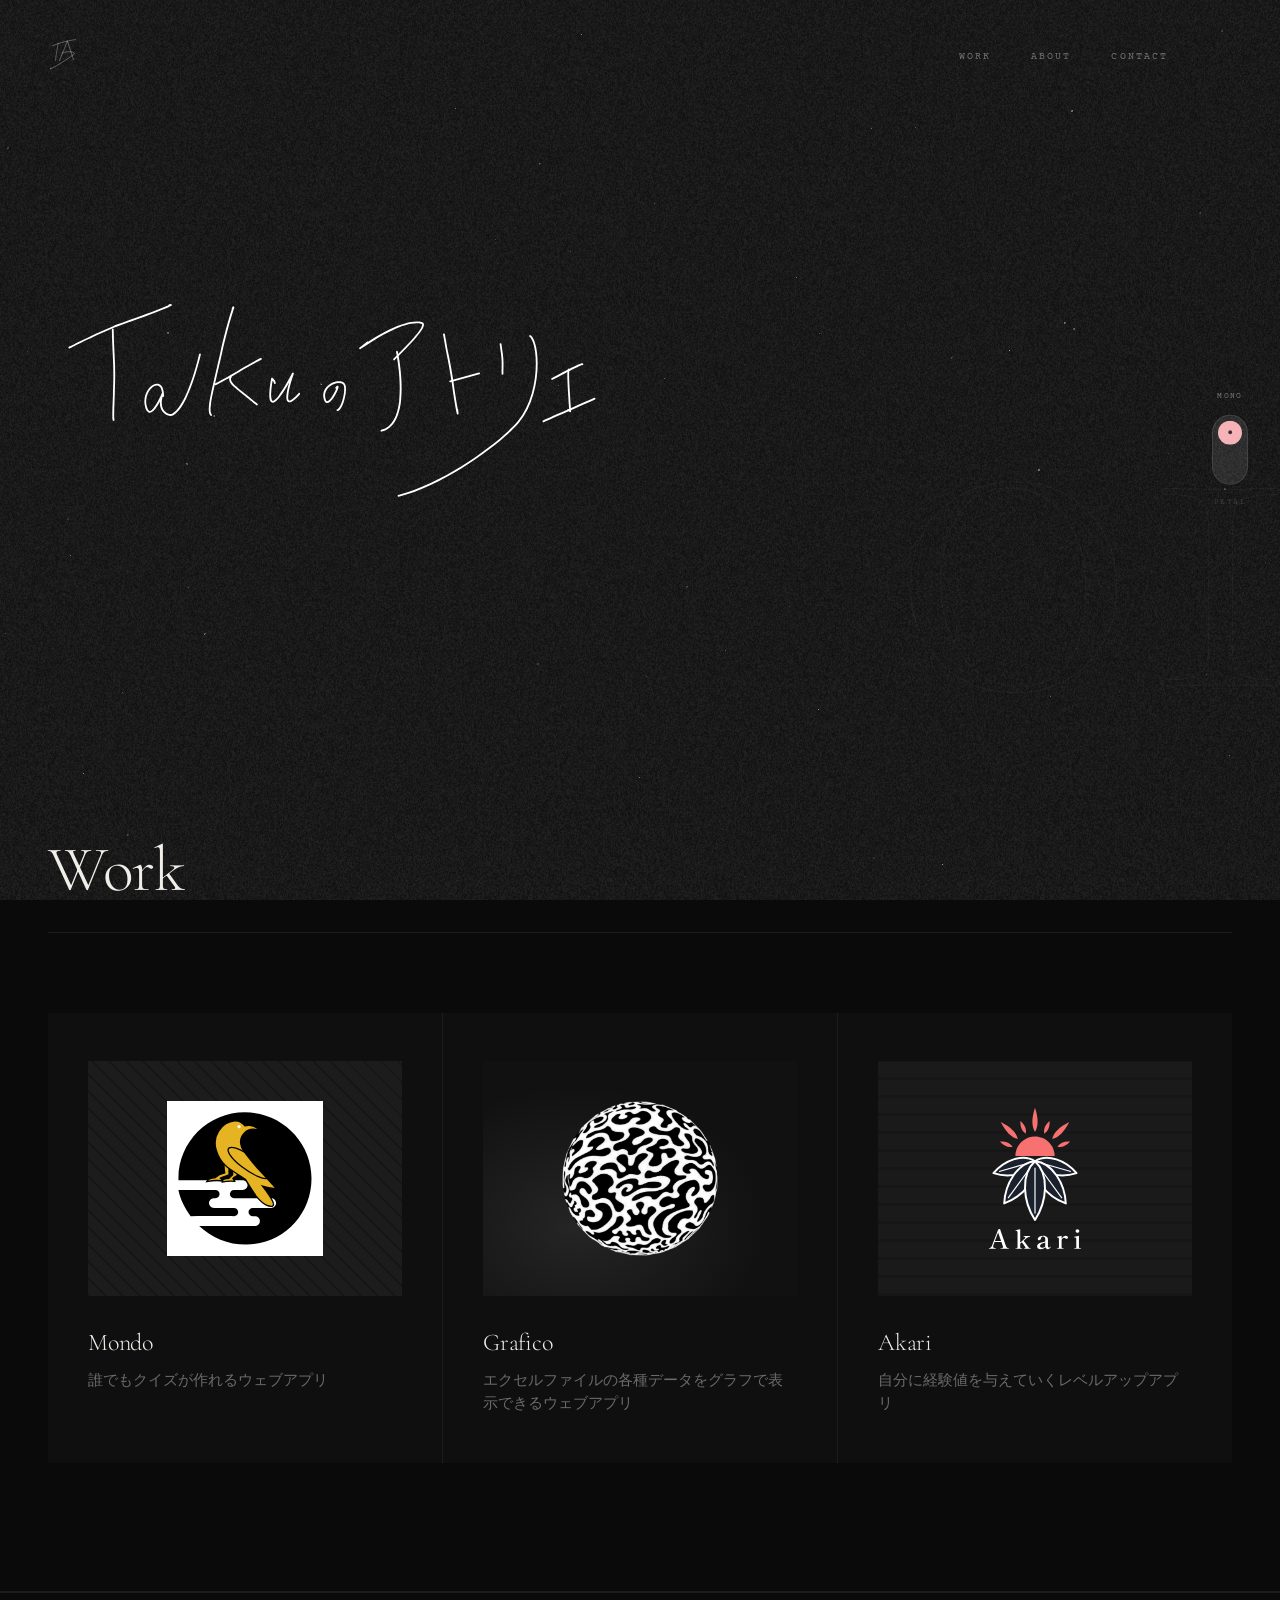
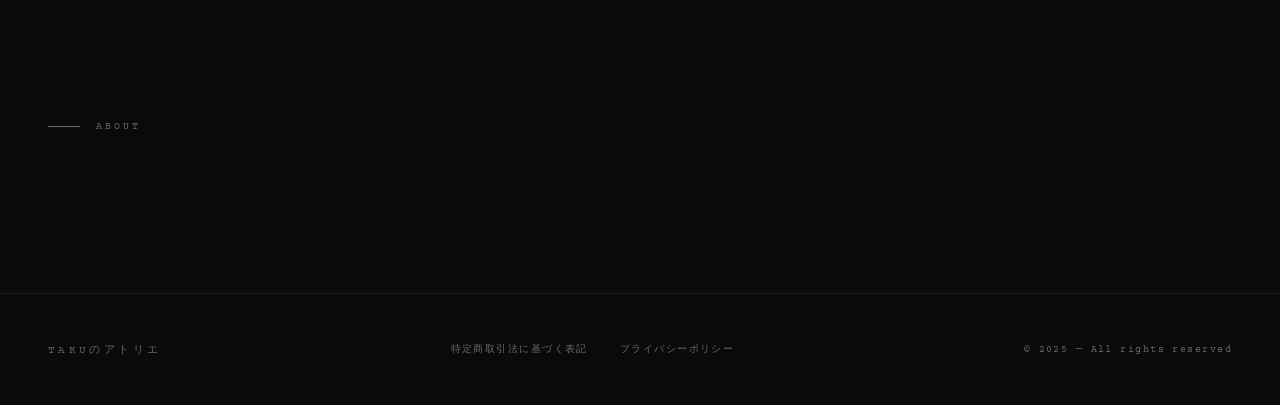
<file: static/index.html>
<!DOCTYPE html>
<html lang="ja" data-theme="mono">
<head>
<meta charset="UTF-8">
<meta name="viewport" content="width=device-width, initial-scale=1.0">
<title>Takuのアトリエ</title>
<link rel="icon" type="image/svg+xml" href="assets/taku_atelier_favicon.svg">
<link rel="stylesheet" href="common.css">
<style>
  @import url('https://fonts.googleapis.com/css2?family=Cormorant+Garamond:ital,wght@0,300;0,400;1,300&family=Courier+Prime:ital@0;1&display=swap');

  *, *::before, *::after { box-sizing: border-box; margin: 0; padding: 0; }

  /* ════════════════════════════════════
     THEME TOKENS
  ════════════════════════════════════ */
  :root {
    --dur: 0.7s;
    --ease: cubic-bezier(0.16, 1, 0.3, 1);
  }

  /* — Mono (dark) — */
  [data-theme="mono"] {
    --bg:        #0a0a0a;
    --bg-card:   #0f0f0f;
    --bg-hover:  #141414;
    --fg:        #f0ede8;
    --fg-mid:    #6a6a6a;
    --fg-light:  #c8c4bc;
    --border:    rgba(240,237,232,0.08);
    --border-md: rgba(240,237,232,0.12);
    --stroke:    rgba(240,237,232,0.04);
    --accent:    #f0ede8;
    --grain-op:  0.55;
    --card-img1: repeating-linear-gradient(45deg,#161616 0px,#161616 2px,#1c1c1c 2px,#1c1c1c 12px);
    --card-img2: radial-gradient(ellipse at 30% 70%, #252525, #111 60%);
    --card-img3: repeating-linear-gradient(0deg,#161616 0px,#161616 3px,#1a1a1a 3px,#1a1a1a 18px);
    --toggle-bg: #1e1e1e;
    --toggle-label: #888;
    --pill-bg: #f4aeb3;
    --pill-fg: #3a1820;
  }

  /* — Petal (pink) — */
  [data-theme="petal"] {
    --bg:        #faf0f1;
    --bg-card:   #f7e8ea;
    --bg-hover:  #f0dde0;
    --fg:        #2a1215;
    --fg-mid:    #9e7a7e;
    --fg-light:  #6b4048;
    --border:    rgba(42,18,21,0.08);
    --border-md: rgba(42,18,21,0.14);
    --stroke:    rgba(244,174,179,0.25);
    --accent:    #c2687a;
    --grain-op:  0.35;
    --card-img1: repeating-linear-gradient(45deg,#f0d8da 0px,#f0d8da 2px,#e8cdd0 2px,#e8cdd0 12px);
    --card-img2: radial-gradient(ellipse at 30% 70%, #f4c4c8, #edd8db 60%);
    --card-img3: repeating-linear-gradient(0deg,#f0d8da 0px,#f0d8da 3px,#e8cdd0 3px,#e8cdd0 18px);
    --toggle-bg: #f4aeb3;
    --toggle-label: #8b5058;
    --pill-bg: #2a1215;
    --pill-fg: #f4aeb3;
  }

  html { scroll-behavior: smooth; }

  body {
    background: var(--bg);
    color: var(--fg);
    font-family: 'Cormorant Garamond', Georgia, serif;
    font-weight: 300;
    overflow-x: hidden;
    transition: background var(--dur) var(--ease), color var(--dur) var(--ease);
  }

  /* ── Grain canvas ── */
  #grain-canvas {
    position: fixed;
    inset: 0;
    width: 100%;
    height: 100%;
    pointer-events: none;
    z-index: 9998;
    mix-blend-mode: screen;
    transition: opacity var(--dur);
  }
  [data-theme="mono"]  #grain-canvas { opacity: 0.13; }
  [data-theme="petal"] #grain-canvas { opacity: 0.08; }

  /* ── Dust canvas ── */
  #dust-canvas {
    position: fixed;
    inset: 0;
    width: 100%;
    height: 100%;
    pointer-events: none;
    z-index: 9999;
    mix-blend-mode: screen;
    transition: opacity var(--dur);
  }
  [data-theme="mono"]  #dust-canvas { opacity: 0.75; }
  [data-theme="petal"] #dust-canvas { opacity: 0.45; }

  /* ════════════════════════════════════
     THEME TOGGLE
  ════════════════════════════════════ */
  .theme-toggle {
    position: fixed;
    top: 50%;
    right: 2rem;
    transform: translateY(-50%);
    z-index: 500;
    display: flex;
    flex-direction: column;
    align-items: center;
    gap: 0.75rem;
  }

  .toggle-track {
    width: 36px;
    height: 70px;
    background: var(--toggle-bg);
    border-radius: 18px;
    position: relative;
    border: 1px solid var(--border-md);
    transition: background var(--dur) var(--ease), border-color var(--dur) var(--ease);
    overflow: hidden;
  }

  .toggle-track::before {
    content: '';
    position: absolute;
    inset: 0;
    background-image: url("data:image/svg+xml,%3Csvg xmlns='http://www.w3.org/2000/svg' width='100' height='100'%3E%3Cfilter id='n'%3E%3CfeTurbulence type='fractalNoise' baseFrequency='0.9' numOctaves='3'/%3E%3CfeColorMatrix type='saturate' values='0'/%3E%3C/filter%3E%3Crect width='100' height='100' filter='url(%23n)' opacity='0.12'/%3E%3C/svg%3E");
    opacity: 0.4;
    pointer-events: none;
  }

  .toggle-pill {
    position: absolute;
    width: 24px;
    height: 24px;
    border-radius: 50%;
    background: var(--pill-bg);
    left: 5px;
    top: 5px;
    transition: transform var(--dur) var(--ease), background var(--dur) var(--ease);
    display: flex;
    align-items: center;
    justify-content: center;
    font-size: 9px;
    color: var(--pill-fg);
    font-family: 'Courier Prime', monospace;
    font-weight: bold;
    letter-spacing: -0.05em;
    transition: transform var(--dur) var(--ease), background var(--dur) var(--ease), color var(--dur) var(--ease);
  }

  [data-theme="petal"] .toggle-pill {
    transform: translateY(36px);
  }

  .toggle-label {
    font-family: 'Courier Prime', monospace;
    font-size: 0.5rem;
    letter-spacing: 0.2em;
    text-transform: uppercase;
    color: var(--fg-mid);
    writing-mode: vertical-rl;
    transition: color var(--dur) var(--ease);
    white-space: nowrap;
  }

  /* Nav base styles (nav, .nav-logo, .nav-links) now live in common.css */

  /* ── Hero ── */
  .hero {
    display: grid;
    grid-template-rows: 1fr auto;
    padding: 4rem 3rem 3rem;
    position: relative;
    overflow: hidden;
  }

  /* Content now anchors near the top of the viewport instead of the
     bottom, so the logo reads immediately below the nav. */
  .hero-content {
    display: flex;
    flex-direction: column;
    justify-content: flex-start;
  }

  .hero-eyebrow {
    font-family: 'Courier Prime', monospace;
    font-size: 0.65rem;
    letter-spacing: 0.3em;
    text-transform: uppercase;
    color: var(--fg-mid);
    margin-bottom: 2rem;
    opacity: 0;
    animation: fadeUp 1s 0.3s forwards;
    transition: color var(--dur) var(--ease);
  }

  .hero-title {
    font-size: clamp(4rem, 12vw, 10rem);
    font-weight: 300;
    line-height: 0.88;
    letter-spacing: -0.02em;
    margin-bottom: 3rem;
  }

  .hero-title .line { display: block; overflow: hidden; }

  .hero-title .line span {
    display: block;
    opacity: 0;
    transform: translateY(100%);
    animation: slideUp 1s cubic-bezier(0.16,1,0.3,1) forwards;
  }

  .hero-title .line:nth-child(1) span { animation-delay: 0.5s; }
  .hero-title .line:nth-child(2) span { animation-delay: 0.65s; }

  /* ── Hero logo image (replaces "silence." line) ──
     Sized with clamp() so it reads noticeably larger on every
     viewport (mobile included) while staying capped on very wide
     desktop screens. */
  .hero-logo-img {
    display: block;
    width: clamp(220px, 48vw, 620px);
    height: auto;
    transition: filter var(--dur) var(--ease);
  }

  [data-theme="petal"] .hero-logo-img {
    filter: invert(1);
  }

  .hero-desc {
    max-width: 380px;
    font-size: 1rem;
    line-height: 1.8;
    color: var(--fg-light);
    opacity: 0;
    animation: fadeUp 1s 1.1s forwards;
    transition: color var(--dur) var(--ease);
  }

  .hero-bar {
    display: flex;
    justify-content: space-between;
    align-items: flex-end;
    border-top: 1px solid var(--border);
    padding-top: 1.5rem;
    opacity: 0;
    animation: fadeUp 1s 1.3s forwards;
    transition: border-color var(--dur) var(--ease);
  }


  .bg-number {
    position: absolute;
    right: -0.05em;
    bottom: -0.15em;
    font-size: clamp(18rem, 40vw, 36rem);
    font-weight: 300;
    color: transparent;
    -webkit-text-stroke: 1px var(--stroke);
    line-height: 1;
    pointer-events: none;
    user-select: none;
    transition: -webkit-text-stroke-color var(--dur) var(--ease);
  }


  /* ── Work Section ── */
  .section {
    padding: 8rem 3rem;
    position: relative;
  }

  .section-header {
    display: flex;
    justify-content: space-between;
    align-items: baseline;
    margin-bottom: 5rem;
    border-bottom: 1px solid var(--border);
    padding-bottom: 1.5rem;
    transition: border-color var(--dur) var(--ease);
  }

  .section-title {
    font-size: clamp(2.5rem, 5vw, 4rem);
    font-weight: 300;
    letter-spacing: -0.02em;
  }

  .section-count {
    font-family: 'Courier Prime', monospace;
    font-size: 0.65rem;
    letter-spacing: 0.2em;
    color: var(--fg-mid);
    transition: color var(--dur) var(--ease);
  }

  .works-grid {
    display: grid;
    grid-template-columns: repeat(3, 1fr);
    gap: 1px;
    background: var(--border);
    transition: background var(--dur) var(--ease);
  }

  .work-item {
    background: var(--bg-card);
    padding: 3rem 2.5rem;
    position: relative;
    overflow: hidden;
    display: block;
    color: inherit;
    text-decoration: none;
    transition: background var(--dur) var(--ease);
  }

  .work-item:hover { background: var(--bg-hover); }

  .work-item::after {
    content: '→';
    position: absolute;
    bottom: 2.5rem; right: 2.5rem;
    font-size: 1.2rem;
    opacity: 0;
    transform: translate(-8px, 8px);
    transition: opacity 0.3s, transform 0.3s;
    color: var(--accent);
  }

  .work-item:hover::after { opacity: 1; transform: translate(0,0); }

  .work-num {
    font-family: 'Courier Prime', monospace;
    font-size: 0.6rem;
    letter-spacing: 0.2em;
    color: var(--fg-mid);
    margin-bottom: 4rem;
    display: block;
    transition: color var(--dur) var(--ease);
  }

  .work-img {
    width: 100%;
    aspect-ratio: 4/3;
    margin-bottom: 2rem;
    position: relative;
    overflow: hidden;
    transition: all var(--dur) var(--ease);
  }

  .work-item:nth-child(1) .work-img { background: var(--card-img1); }
  .work-item:nth-child(2) .work-img { background: var(--card-img2); }
  .work-item:nth-child(3) .work-img { background: var(--card-img3); }

  .work-img img {
    width: 100%;
    height: 100%;
    object-fit: contain;
    /* Scales smoothly with viewport width instead of a fixed 2.5rem,
       so the logo doesn't get crushed inside narrower mobile cards;
       it still resolves to exactly 2.5rem from ~800px up. */
    padding: clamp(0.75rem, 5vw, 2.5rem);
    display: block;
  }

  .work-title {
    font-size: 1.5rem;
    font-weight: 300;
    margin-bottom: 0.5rem;
    letter-spacing: -0.01em;
  }

  .work-tag {
    font-family: 'Courier Prime', monospace;
    font-size: 0.6rem;
    letter-spacing: 0.2em;
    color: var(--fg-mid);
    text-transform: uppercase;
    transition: color var(--dur) var(--ease);
  }

  .work-desc {
    font-size: 0.95rem;
    font-weight: 300;
    line-height: 1.5;
    color: var(--fg-mid);
    margin-top: 0.75rem;
    transition: color var(--dur) var(--ease);
  }

  /* ── Work grid: mobile ──
     Desktop keeps the 3-up grid untouched. Below 768px the 3 items
     stay in a single row at a comfortable width each and become a
     horizontally scrollable, snap-aligned strip instead of being
     squeezed into equal thirds. */
  @media (max-width: 768px) {
    .works-grid {
      display: flex;
      grid-template-columns: none;
      overflow-x: auto;
      scroll-snap-type: x mandatory;
      -webkit-overflow-scrolling: touch;
      scrollbar-width: thin;
    }

    .work-item {
      flex: 0 0 82%;
      scroll-snap-align: start;
      padding: 2.5rem 2rem;
    }
  }

  /* ── About ── */
  .about-strip {
    padding: 8rem 3rem;
    display: grid;
    grid-template-columns: 1fr 1fr;
    gap: 8rem;
    align-items: center;
    border-top: 1px solid var(--border);
    transition: border-color var(--dur) var(--ease);
  }

  .about-left { position: sticky; top: 4rem; }

  .about-label {
    font-family: 'Courier Prime', monospace;
    font-size: 0.65rem;
    letter-spacing: 0.3em;
    text-transform: uppercase;
    color: var(--fg-mid);
    margin-bottom: 2rem;
    display: flex;
    align-items: center;
    gap: 1rem;
    transition: color var(--dur) var(--ease);
  }

  .about-label::before {
    content: '';
    display: inline-block;
    width: 2rem;
    height: 1px;
    background: var(--fg-mid);
    transition: background var(--dur) var(--ease);
  }

  .about-heading {
    font-size: clamp(2.5rem, 4vw, 3.5rem);
    font-weight: 300;
    line-height: 1.1;
    letter-spacing: -0.02em;
  }

  .about-heading em {
    font-style: italic;
    color: var(--fg-light);
    transition: color var(--dur) var(--ease);
  }

  .about-right p {
    font-size: 1.05rem;
    line-height: 1.9;
    color: var(--fg-light);
    margin-bottom: 2rem;
    transition: color var(--dur) var(--ease);
  }

  .about-right p:last-child { margin-bottom: 0; }

  /* ── Footer ── */
  footer {
    border-top: 1px solid var(--border);
    transition: border-color var(--dur) var(--ease);
  }

  /* ── Animations ── */
  @keyframes fadeUp {
    from { opacity: 0; transform: translateY(20px); }
    to   { opacity: 1; transform: translateY(0); }
  }

  @keyframes slideUp {
    from { opacity: 0; transform: translateY(100%); }
    to   { opacity: 1; transform: translateY(0); }
  }

  /* ── Scroll reveal ── */
  .reveal {
    opacity: 0;
    transform: translateY(30px);
    transition: opacity 0.8s var(--ease), transform 0.8s var(--ease);
  }
  .reveal.visible { opacity: 1; transform: none; }
  .reveal:nth-child(2) { transition-delay: 0.1s; }
  .reveal:nth-child(3) { transition-delay: 0.2s; }

  [data-theme="petal"] .bg-number {
    -webkit-text-stroke: 1px rgba(194,104,122,0.12);
  }
</style>
</head>
<body>

<canvas id="grain-canvas"></canvas>
<canvas id="dust-canvas"></canvas>
<!-- Theme Toggle -->
<div class="theme-toggle" id="themeToggle" title="テーマ切り替え">
  <div class="theme-badge" id="badgeTop">Mono</div>
  <div class="toggle-track" id="toggleTrack">
    <div class="toggle-pill" id="togglePill">●</div>
  </div>
  <div class="theme-badge" id="badgeBot">Petal</div>
</div>

<!-- Nav -->
<nav>
  <a href="#" class="nav-logo"><img src="assets/taku_atelier_favicon.svg" alt="Takuのアトリエ" class="nav-logo-img"></a>
  <ul class="nav-links">
    <li><a href="#work">Work</a></li>
    <li><a href="about.html">About</a></li>
    <li><a href="contact.html">Contact</a></li>
  </ul>
</nav>

<!-- Hero -->
<section class="hero">
  <div class="hero-content">
    <h1 class="hero-title">
      <span class="line"><img src="assets/taku_atelier-white.svg" alt="Taku Atelier logo" class="hero-logo-img"></span>
    </h1>
  </div>
  <div class="bg-number">01</div>
</section>

<!-- Work -->
<section class="section" id="work">
  <div class="section-header">
    <h2 class="section-title">Work</h2>
  </div>
  <div class="works-grid">
    <a class="work-item reveal" href="https://mondo-psi.vercel.app/" target="_blank" rel="noopener noreferrer">
      <div class="work-img"><img src="assets/images/work/mondo/mondo_logo_copy.svg" alt="Mondo"></div>
      <h3 class="work-title">Mondo</h3>
      <p class="work-desc">誰でもクイズが作れるウェブアプリ</p>
    </a>
    <a class="work-item reveal" href="https://chart-generator-eight.vercel.app/" target="_blank" rel="noopener noreferrer">
      <div class="work-img"><img src="assets/images/work/grafico/grafico_logo_copy.svg" alt="Grafico"></div>
      <h3 class="work-title">Grafico</h3>
      <p class="work-desc">エクセルファイルの各種データをグラフで表示できるウェブアプリ</p>
    </a>
    <a class="work-item reveal" href="https://akari-le.com" target="_blank" rel="noopener noreferrer">
      <div class="work-img"><img src="assets/images/work/akari/akari_logo_full_fwhite_copy.svg" alt="Akari"></div>
      <h3 class="work-title">Akari</h3>
      <p class="work-desc">自分に経験値を与えていくレベルアップアプリ</p>
    </a>
  </div>
</section>

<!-- About -->
<div class="about-strip" id="about">
  <div class="about-left reveal">
    <p class="about-label">About</p>
  </div>
  <div class="about-right">

  </div>
</div>

<!-- Footer -->
<footer>
  <div class="footer-logo">Takuのアトリエ</div>
  <div class="footer-links">
    <a href="tokushoho.html">特定商取引法に基づく表記</a>
    <a href="privacy.html">プライバシーポリシー</a>
  </div>
  <div class="footer-copy">© 2025 — All rights reserved</div>
</footer>

<script>
  /* ════════════════════════════════
     GRAIN — softened pixel noise
  ════════════════════════════════ */
  const grainCanvas = document.getElementById('grain-canvas');
  const gctx = grainCanvas.getContext('2d');
  let grainW = 0, grainH = 0;

  const TILE = 512;
  const offA = new OffscreenCanvas(TILE, TILE);
  const offB = new OffscreenCanvas(TILE, TILE);
  const tctxA = offA.getContext('2d');
  const tctxB = offB.getContext('2d');

  function bakeNoiseTile(ctx) {
    const id = ctx.createImageData(TILE, TILE);
    const d  = id.data;
    for (let i = 0; i < d.length; i += 4) {
      // softer: bias toward mid-grays, not full white
      const v = (Math.random() * 180 + 30) | 0;
      d[i] = d[i+1] = d[i+2] = v;
      d[i+3] = 255;
    }
    ctx.putImageData(id, 0, 0);
  }

  function resizeGrain() {
    grainW = grainCanvas.width  = window.innerWidth;
    grainH = grainCanvas.height = window.innerHeight;
  }

  let grainFrame = 0;
  function drawGrain() {
    grainFrame++;
    const src = (grainFrame % 2 === 0) ? offA : offB;
    if (grainFrame % 2 === 0) bakeNoiseTile(tctxB);
    else                       bakeNoiseTile(tctxA);

    const pat = gctx.createPattern(src, 'repeat');
    gctx.clearRect(0, 0, grainW, grainH);
    gctx.save();
    gctx.translate((Math.random() - 0.5) * 4, (Math.random() - 0.5) * 4);
    gctx.fillStyle = pat;
    gctx.fillRect(-6, -6, grainW + 12, grainH + 12);
    gctx.restore();
  }

  window.addEventListener('resize', resizeGrain);
  resizeGrain();
  bakeNoiseTile(tctxA);
  bakeNoiseTile(tctxB);

  /* ════════════════════════════════════════════
     FILM DUST — noise-texture instantaneous
     毎フレーム ImageData に直接焼き込む方式。
     スポット・斑点・スクラッチすべてピクセル単位。
  ════════════════════════════════════════════ */
  const dustCanvas = document.getElementById('dust-canvas');
  const dctx = dustCanvas.getContext('2d');
  let dustW = 0, dustH = 0;
  let dustID = null; // reusable ImageData

  function resizeDust() {
    dustW = dustCanvas.width  = window.innerWidth;
    dustH = dustCanvas.height = window.innerHeight;
    dustID = dctx.createImageData(dustW, dustH);
  }

  // ── Scratch state (persists across frames) ──
  const MAX_SCRATCHES = 4;
  const scratches = [];

  function maybeSpawnScratch() {
    if (scratches.length < MAX_SCRATCHES && Math.random() < 0.005) {
      const x = (Math.random() * dustW) | 0;
      scratches.push({
        x,
        life:    (Math.random() * 5 + 1) | 0,   // 1–6 frames — almost instant
        age:     0,
        width:   Math.random() < 0.6 ? 1 : 2,
        brightness: Math.random() * 140 + 80,    // 80–220
        warp:    (Math.random() - 0.5) * 0.8,    // slight x drift per row
      });
    }
  }

  // ── Spot-blotch state (1-frame flashes) ──
  // Each frame we decide fresh how many spots to paint — no persistence needed.

  // ── Vignette: pre-baked as a Float32 alpha mask ──
  let vignetteMask = null;
  function bakeVignette() {
    vignetteMask = new Float32Array(dustW * dustH);
    const cx = dustW / 2, cy = dustH / 2;
    const maxR = Math.sqrt(cx * cx + cy * cy);
    for (let y = 0; y < dustH; y++) {
      for (let x = 0; x < dustW; x++) {
        const dx = x - cx, dy = y - cy;
        const d  = Math.sqrt(dx * dx + dy * dy) / maxR;
        // starts darkening at ~65% radius
        const v  = d < 0.65 ? 0 : Math.min(1, ((d - 0.65) / 0.35) ** 1.6) * 0.58;
        vignetteMask[y * dustW + x] = v;
      }
    }
  }

  // ── Main draw ──
  let dustFrame = 0;

  function drawDust() {
    dustFrame++;
    const d = dustID.data;

    // 1. Clear to transparent black
    d.fill(0);

    // 2. Noise-based instantaneous dust blotches
    //    Sparse hot pixels that change every frame — "chemical" grain look
    const SPOT_DENSITY = 0.000055; // fraction of pixels that can pop
    const totalPx = dustW * dustH;
    const spotCount = (totalPx * SPOT_DENSITY * (Math.random() * 0.7 + 0.4)) | 0;

    for (let s = 0; s < spotCount; s++) {
      const px = (Math.random() * totalPx) | 0;
      // size: 70% single pixel, 20% 2x2 blob, 10% irregular 3-pixel cluster
      const roll = Math.random();
      const bright = (Math.random() * 160 + 80) | 0; // 80–240

      if (roll < 0.70) {
        // single hot pixel
        const i = px * 4;
        if (i + 3 < d.length) {
          d[i] = d[i+1] = d[i+2] = bright;
          d[i+3] = (Math.random() * 180 + 60) | 0;
        }
      } else if (roll < 0.90) {
        // 2×2 blob
        const bx = px % dustW, by = (px / dustW) | 0;
        for (let dy = 0; dy < 2; dy++) {
          for (let dx = 0; dx < 2; dx++) {
            const nx = bx + dx, ny = by + dy;
            if (nx < dustW && ny < dustH) {
              const i = (ny * dustW + nx) * 4;
              d[i] = d[i+1] = d[i+2] = bright;
              d[i+3] = (Math.random() * 140 + 60) | 0;
            }
          }
        }
      } else {
        // irregular 3-pixel L-shape cluster
        const bx = px % dustW, by = (px / dustW) | 0;
        const offsets = [[0,0],[1,0],[0,1]];
        for (const [dx, dy] of offsets) {
          const nx = bx + dx, ny = by + dy;
          if (nx < dustW && ny < dustH) {
            const i = (ny * dustW + nx) * 4;
            d[i] = d[i+1] = d[i+2] = bright;
            d[i+3] = (Math.random() * 120 + 80) | 0;
          }
        }
      }
    }

    // 3. Hair scratches — written directly into ImageData row by row
    maybeSpawnScratch();
    for (let si = scratches.length - 1; si >= 0; si--) {
      const sc = scratches[si];
      sc.age++;

      // opacity: flash in for 1 frame, then decay
      const alpha = sc.age === 1
        ? (Math.random() * 80 + 160) | 0
        : Math.max(0, 255 - sc.age * 60) | 0;

      if (alpha > 0) {
        const b = sc.brightness | 0;
        for (let y = 0; y < dustH; y++) {
          // slight warp
          const x = Math.min(dustW - 1, Math.max(0, (sc.x + y * sc.warp) | 0));
          for (let w = 0; w < sc.width; w++) {
            const nx = x + w;
            if (nx < dustW) {
              const i = (y * dustW + nx) * 4;
              // additive — brighter than existing pixels
              d[i]   = Math.min(255, d[i]   + b);
              d[i+1] = Math.min(255, d[i+1] + b);
              d[i+2] = Math.min(255, d[i+2] + b);
              d[i+3] = Math.min(255, d[i+3] + alpha);
            }
          }
        }
      }

      if (sc.age >= sc.life) scratches.splice(si, 1);
    }

    // 4. Vignette — multiply alpha toward black at edges
    if (vignetteMask) {
      for (let i = 0; i < dustW * dustH; i++) {
        const vm = vignetteMask[i];
        if (vm > 0) {
          // Paint dark vignette directly; use normal blend via alpha
          const base = i * 4;
          // Composite: reduce existing brightness + add dark
          const darken = vm * 140;
          // Write a dark semi-transparent pixel (will screen-blend with site bg)
          // We use a separate approach: write as low-brightness pixel that
          // subtracts via the surrounding transparent black
          // Actually for screen blend, dark = invisible; use multiply trick via CSS instead.
          // So we just slightly reduce any existing dust pixel brightness here.
          if (d[base + 3] > 0) {
            d[base]   = Math.max(0, d[base]   - darken) | 0;
            d[base+1] = Math.max(0, d[base+1] - darken) | 0;
            d[base+2] = Math.max(0, d[base+2] - darken) | 0;
          }
        }
      }
    }

    dctx.putImageData(dustID, 0, 0);
  }

  window.addEventListener('resize', () => { resizeDust(); bakeVignette(); });
  resizeDust();
  bakeVignette();

  (function loop() {
    drawGrain();
    drawDust();
    requestAnimationFrame(loop);
  })();

  /* ── Theme Toggle ── */
  const html        = document.documentElement;
  const toggleTrack = document.getElementById('toggleTrack');
  const badgeTop    = document.getElementById('badgeTop');
  const badgeBot    = document.getElementById('badgeBot');

  let currentTheme = 'mono';

  function setTheme(theme) {
    currentTheme = theme;
    html.setAttribute('data-theme', theme);
    badgeTop.style.opacity = theme === 'mono'  ? '1'   : '0.35';
    badgeBot.style.opacity = theme === 'petal' ? '1'   : '0.35';
    localStorage.setItem('atelier-theme', theme);
  }

  setTheme(localStorage.getItem('atelier-theme') || 'mono');

  toggleTrack.addEventListener('click', () => {
    setTheme(currentTheme === 'mono' ? 'petal' : 'mono');
  });

  /* ── Scroll reveal ── */
  const reveals = document.querySelectorAll('.reveal');
  const io = new IntersectionObserver(entries => {
    entries.forEach(e => {
      if (e.isIntersecting) { e.target.classList.add('visible'); io.unobserve(e.target); }
    });
  }, { threshold: 0.15 });
  reveals.forEach(el => io.observe(el));
</script>
</body>
</html>
</file>
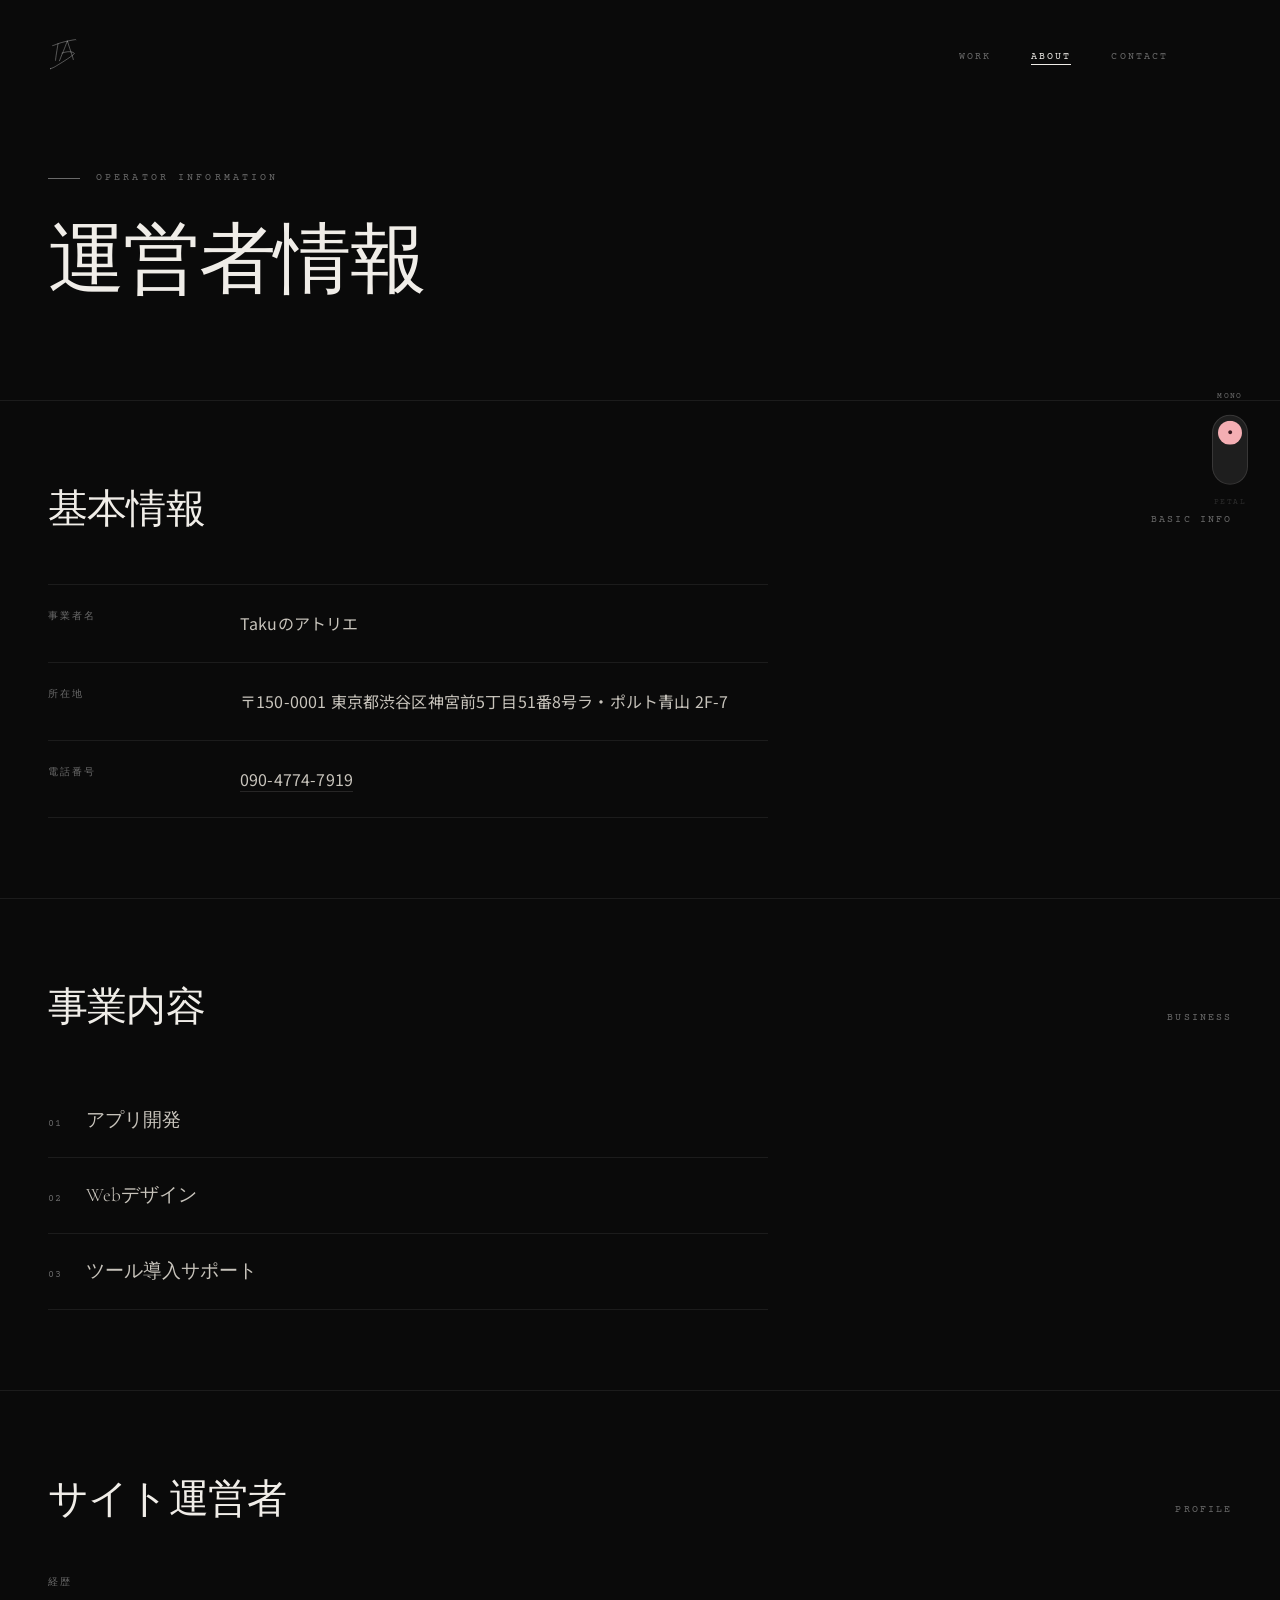
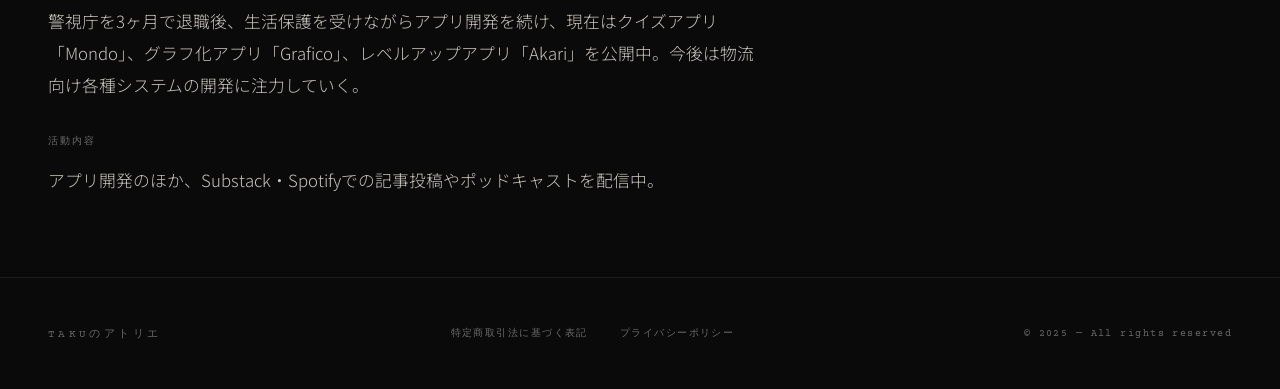
<file: static/about.html>
<!DOCTYPE html>
<html lang="ja" data-theme="mono">
<head>
<meta charset="UTF-8">
<meta name="viewport" content="width=device-width, initial-scale=1.0">
<title>About — Takuのアトリエ</title>
<link rel="icon" type="image/svg+xml" href="assets/taku_atelier_favicon.svg">
<link rel="stylesheet" href="common.css">
<style>
  @import url('https://fonts.googleapis.com/css2?family=Cormorant+Garamond:ital,wght@0,300;0,400;1,300&family=Courier+Prime:ital@0;1&family=Noto+Sans+JP:wght@400;500&display=swap');
</style>
</head>
<body>

<!-- Theme Toggle -->
<div class="theme-toggle" id="themeToggle" title="テーマ切り替え">
  <div class="theme-badge" id="badgeTop">Mono</div>
  <div class="toggle-track" id="toggleTrack">
    <div class="toggle-pill" id="togglePill">●</div>
  </div>
  <div class="theme-badge" id="badgeBot">Petal</div>
</div>

<!-- Nav -->
<nav>
  <a href="index.html" class="nav-logo"><img src="assets/taku_atelier_favicon.svg" alt="Takuのアトリエ" class="nav-logo-img"></a>
  <ul class="nav-links">
    <li><a href="index.html#work">Work</a></li>
    <li><a href="about.html" class="active">About</a></li>
    <li><a href="contact.html">Contact</a></li>
  </ul>
</nav>

<!-- Page Hero -->
<section class="page-hero">
  <p class="page-eyebrow">Operator Information</p>
  <h1 class="page-title">運営者情報</h1>
</section>

<!-- 基本情報 -->
<section class="section">
  <div class="section-header">
    <h2 class="section-title">基本情報</h2>
    <span class="section-count">Basic Info</span>
  </div>
  <dl class="info-list">
    <div class="info-row">
      <dt>事業者名</dt>
      <dd class="info-pending info-sans">Takuのアトリエ</dd>
    </div>
    <div class="info-row">
      <dt>所在地</dt>
      <dd class="info-pending info-sans">〒150-0001 東京都渋谷区神宮前5丁目51番8号ラ・ポルト青山 2F-7</dd>
    </div>
    <div class="info-row">
      <dt>電話番号</dt>
      <dd class="info-sans"><a href="tel:09047747919">090-4774-7919</a></dd>
    </div>
  </dl>
</section>

<!-- 事業内容 -->
<section class="section">
  <div class="section-header">
    <h2 class="section-title">事業内容</h2>
    <span class="section-count">Business</span>
  </div>
  <ul class="business-list">
    <li>アプリ開発</li>
    <li>Webデザイン</li>
    <li>ツール導入サポート</li>
  </ul>
</section>

<!-- サイト運営者 -->
<section class="section">
  <div class="section-header">
    <h2 class="section-title">サイト運営者</h2>
    <span class="section-count">Profile</span>
  </div>
  <div class="profile-content">
    <p>
      <strong>経歴</strong>
      警視庁を3ヶ月で退職後、生活保護を受けながらアプリ開発を続け、現在はクイズアプリ「Mondo」、グラフ化アプリ「Grafico」、レベルアップアプリ「Akari」を公開中。今後は物流向け各種システムの開発に注力していく。
    </p>
    <p>
      <strong>活動内容</strong>
      アプリ開発のほか、Substack・Spotifyでの記事投稿やポッドキャストを配信中。
    </p>
  </div>
</section>

<!-- Footer -->
<footer>
  <div class="footer-logo">Takuのアトリエ</div>
  <div class="footer-links">
    <a href="tokushoho.html">特定商取引法に基づく表記</a>
    <a href="privacy.html">プライバシーポリシー</a>
  </div>
  <div class="footer-copy">© 2025 — All rights reserved</div>
</footer>

<script>
  /* ── Theme Toggle (persisted via localStorage) ── */
  const html        = document.documentElement;
  const toggleTrack = document.getElementById('toggleTrack');
  const badgeTop    = document.getElementById('badgeTop');
  const badgeBot    = document.getElementById('badgeBot');

  let currentTheme = localStorage.getItem('atelier-theme') || 'mono';

  function setTheme(theme) {
    currentTheme = theme;
    html.setAttribute('data-theme', theme);
    badgeTop.style.opacity = theme === 'mono'  ? '1'   : '0.35';
    badgeBot.style.opacity = theme === 'petal' ? '1'   : '0.35';
    localStorage.setItem('atelier-theme', theme);
  }

  setTheme(currentTheme);

  toggleTrack.addEventListener('click', () => {
    setTheme(currentTheme === 'mono' ? 'petal' : 'mono');
  });
</script>
</body>
</html>
</file>
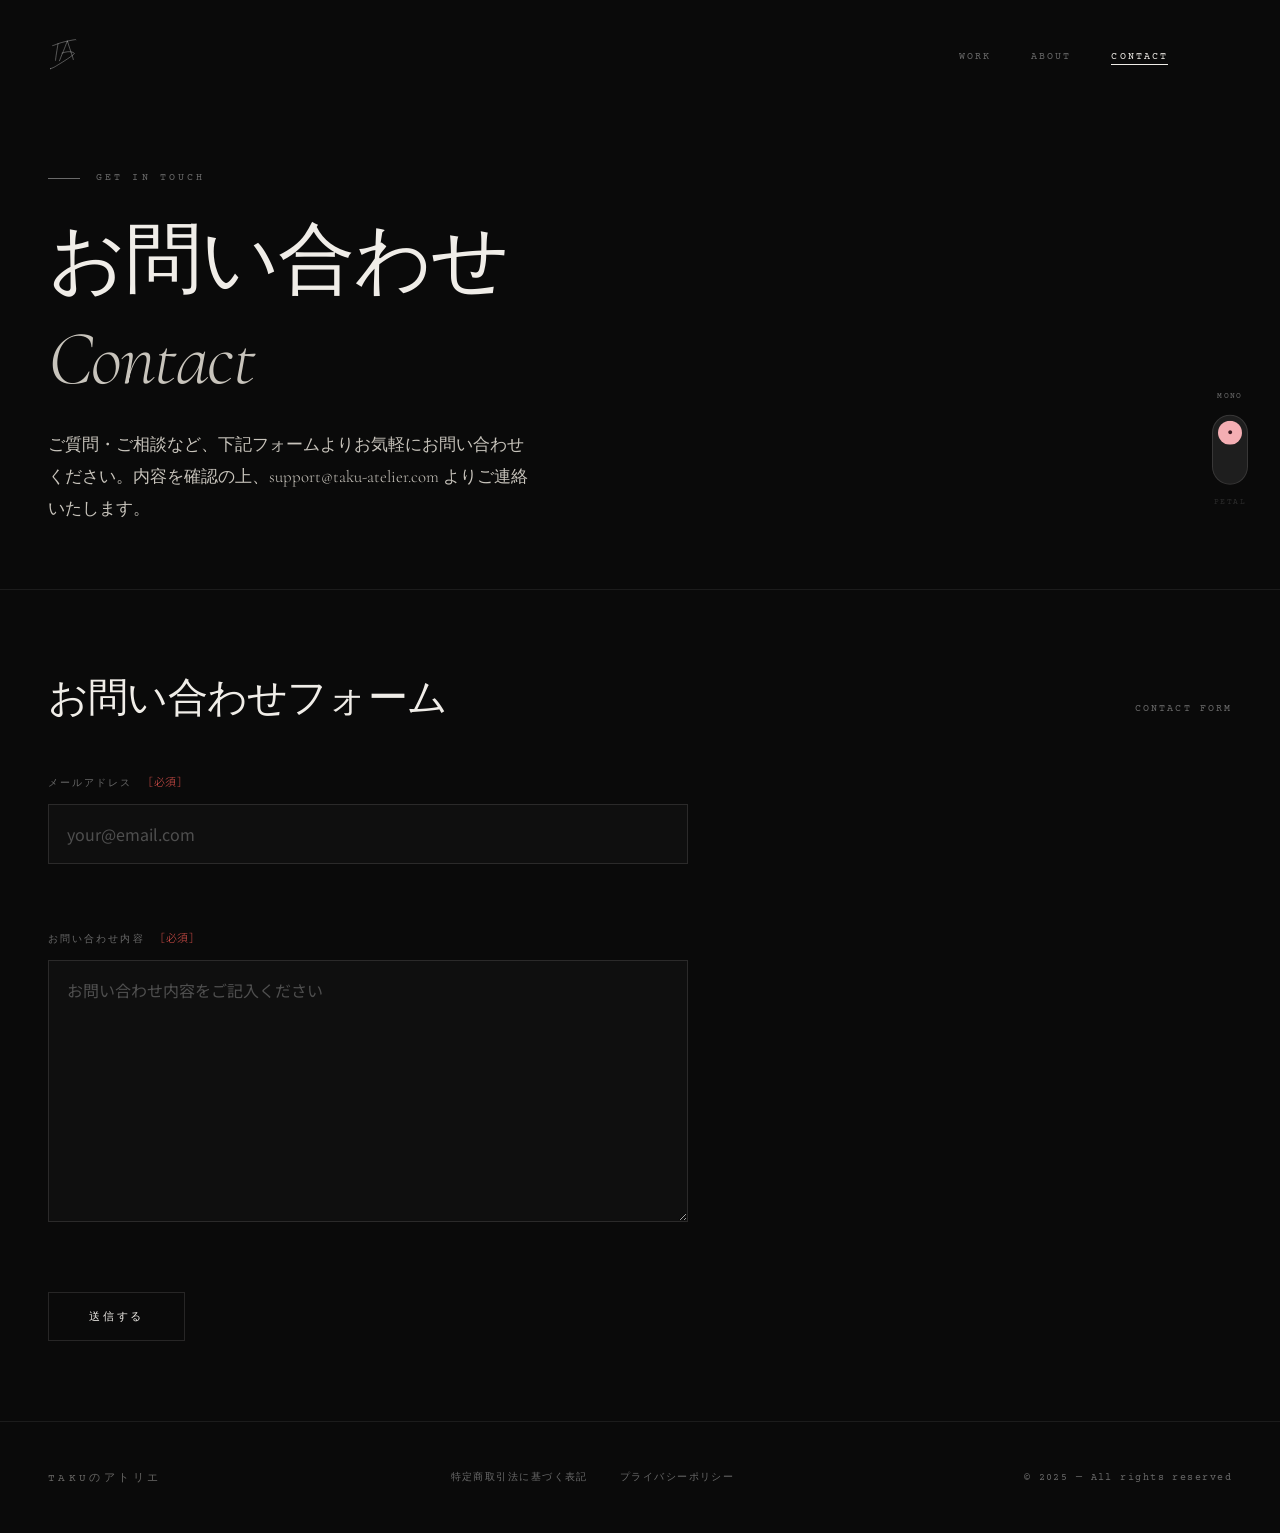
<file: static/contact.html>
<!DOCTYPE html>
<html lang="ja" data-theme="mono">
<head>
<meta charset="UTF-8">
<meta name="viewport" content="width=device-width, initial-scale=1.0">
<title>Contact — Takuのアトリエ</title>
<link rel="icon" type="image/svg+xml" href="assets/taku_atelier_favicon.svg">
<link rel="stylesheet" href="common.css">
<style>
  @import url('https://fonts.googleapis.com/css2?family=Cormorant+Garamond:ital,wght@0,300;0,400;1,300&family=Courier+Prime:ital@0;1&family=Noto+Sans+JP:wght@400;500&display=swap');

  /* ── Contact Form ── */
  .contact-form {
    max-width: 640px;
  }

  .form-group {
    margin-bottom: 2.5rem;
  }

  .form-label {
    display: flex;
    align-items: baseline;
    gap: 0.6rem;
    font-family: 'Courier Prime', monospace;
    font-size: 0.65rem;
    letter-spacing: 0.2em;
    text-transform: uppercase;
    color: var(--fg-mid);
    margin-bottom: 0.9rem;
    transition: color var(--dur) var(--ease);
  }

  .required-badge {
    font-family: 'Noto Sans JP', 'Helvetica Neue', Arial, sans-serif;
    font-size: 0.68rem;
    letter-spacing: 0.05em;
    color: var(--required);
    text-transform: none;
  }

  .form-input,
  .form-textarea {
    width: 100%;
    background: var(--bg-card);
    border: 1px solid var(--border-md);
    color: var(--fg);
    font-family: 'Noto Sans JP', 'Helvetica Neue', Arial, sans-serif;
    font-size: 1rem;
    line-height: 1.8;
    padding: 0.9rem 1.1rem;
    transition: border-color 0.3s, background var(--dur) var(--ease), color var(--dur) var(--ease);
  }

  .form-input::placeholder,
  .form-textarea::placeholder {
    color: var(--fg-mid);
    opacity: 0.7;
  }

  .form-input:focus,
  .form-textarea:focus {
    outline: none;
    border-color: var(--accent);
  }

  .form-textarea {
    resize: vertical;
    min-height: 180px;
  }

  .form-group.has-error .form-input,
  .form-group.has-error .form-textarea {
    border-color: var(--required);
  }

  .form-error {
    min-height: 1.2em;
    margin-top: 0.6rem;
    font-family: 'Noto Sans JP', 'Helvetica Neue', Arial, sans-serif;
    font-size: 0.82rem;
    line-height: 1.6;
    color: var(--required);
  }

  .form-honeypot {
    position: absolute;
    width: 1px;
    height: 1px;
    overflow: hidden;
    opacity: 0;
    pointer-events: none;
  }

  .form-footer {
    display: flex;
    align-items: center;
    gap: 1.5rem;
    flex-wrap: wrap;
  }

  .form-submit {
    font-family: 'Courier Prime', monospace;
    font-size: 0.7rem;
    letter-spacing: 0.25em;
    text-transform: uppercase;
    color: var(--fg);
    background: transparent;
    border: 1px solid var(--border-md);
    padding: 1rem 2.5rem;
    cursor: pointer;
    transition: border-color 0.3s, background 0.3s, color 0.3s;
  }

  .form-submit:hover:not(:disabled) {
    background: var(--fg);
    color: var(--bg);
    border-color: var(--fg);
  }

  .form-submit:disabled {
    opacity: 0.5;
    cursor: not-allowed;
  }

  .form-status {
    font-family: 'Noto Sans JP', 'Helvetica Neue', Arial, sans-serif;
    font-size: 0.9rem;
    color: var(--fg-light);
    transition: color var(--dur) var(--ease);
  }

  .form-status.is-error { color: var(--required); }
  .form-status.is-success { color: var(--success); }
</style>
</head>
<body>

<!-- Theme Toggle -->
<div class="theme-toggle" id="themeToggle" title="テーマ切り替え">
  <div class="theme-badge" id="badgeTop">Mono</div>
  <div class="toggle-track" id="toggleTrack">
    <div class="toggle-pill" id="togglePill">●</div>
  </div>
  <div class="theme-badge" id="badgeBot">Petal</div>
</div>

<!-- Nav -->
<nav>
  <a href="index.html" class="nav-logo"><img src="assets/taku_atelier_favicon.svg" alt="Takuのアトリエ" class="nav-logo-img"></a>
  <ul class="nav-links">
    <li><a href="index.html#work">Work</a></li>
    <li><a href="about.html">About</a></li>
    <li><a href="contact.html" class="active">Contact</a></li>
  </ul>
</nav>

<!-- Page Hero -->
<section class="page-hero">
  <p class="page-eyebrow">Get in Touch</p>
  <h1 class="page-title">お問い合わせ<br><em>Contact</em></h1>
  <p class="page-desc">ご質問・ご相談など、下記フォームよりお気軽にお問い合わせください。内容を確認の上、support@taku-atelier.com よりご連絡いたします。</p>
</section>

<!-- Contact Form -->
<section class="section">
  <div class="section-header">
    <h2 class="section-title">お問い合わせフォーム</h2>
    <span class="section-count">Contact Form</span>
  </div>

  <form class="contact-form" id="contactForm" novalidate>
    <div class="form-group">
      <label class="form-label" for="email">
        メールアドレス <span class="required-badge">［必須］</span>
      </label>
      <input
        class="form-input"
        type="email"
        id="email"
        name="email"
        autocomplete="email"
        placeholder="your@email.com"
        aria-describedby="emailError"
      >
      <p class="form-error" id="emailError" role="alert"></p>
    </div>

    <div class="form-group">
      <label class="form-label" for="message">
        お問い合わせ内容 <span class="required-badge">［必須］</span>
      </label>
      <textarea
        class="form-textarea"
        id="message"
        name="message"
        rows="8"
        placeholder="お問い合わせ内容をご記入ください"
        aria-describedby="messageError"
      ></textarea>
      <p class="form-error" id="messageError" role="alert"></p>
    </div>

    <!-- Honeypot field (spam bots only) -->
    <div class="form-honeypot">
      <label for="company">Company</label>
      <input type="text" id="company" name="company" tabindex="-1" autocomplete="off">
    </div>

    <div class="form-footer">
      <button class="form-submit" type="submit" id="submitBtn">送信する</button>
      <p class="form-status" id="formStatus" role="status"></p>
    </div>
  </form>
</section>

<!-- Footer -->
<footer>
  <div class="footer-logo">Takuのアトリエ</div>
  <div class="footer-links">
    <a href="tokushoho.html">特定商取引法に基づく表記</a>
    <a href="privacy.html">プライバシーポリシー</a>
  </div>
  <div class="footer-copy">© 2025 — All rights reserved</div>
</footer>

<script>
  /* ── Theme Toggle (persisted via localStorage) ── */
  const html        = document.documentElement;
  const toggleTrack = document.getElementById('toggleTrack');
  const badgeTop    = document.getElementById('badgeTop');
  const badgeBot    = document.getElementById('badgeBot');

  let currentTheme = localStorage.getItem('atelier-theme') || 'mono';

  function setTheme(theme) {
    currentTheme = theme;
    html.setAttribute('data-theme', theme);
    badgeTop.style.opacity = theme === 'mono'  ? '1'   : '0.35';
    badgeBot.style.opacity = theme === 'petal' ? '1'   : '0.35';
    localStorage.setItem('atelier-theme', theme);
  }

  setTheme(currentTheme);

  toggleTrack.addEventListener('click', () => {
    setTheme(currentTheme === 'mono' ? 'petal' : 'mono');
  });

  /* ── Contact Form ── */
  const form        = document.getElementById('contactForm');
  const emailInput   = document.getElementById('email');
  const messageInput = document.getElementById('message');
  const emailError   = document.getElementById('emailError');
  const messageError = document.getElementById('messageError');
  const submitBtn    = document.getElementById('submitBtn');
  const formStatus   = document.getElementById('formStatus');

  function validateEmail(value) {
    const v = value.trim();
    if (!v) return 'メールアドレスを入力してください。';
    if (!/^[^\s@]+@[^\s@]+\.[^\s@]+$/.test(v)) return 'メールアドレスの形式が正しくありません。';
    return '';
  }

  function validateMessage(value) {
    if (!value.trim()) return 'お問い合わせ内容を入力してください。';
    return '';
  }

  function setFieldError(input, errorEl, message) {
    const group = input.closest('.form-group');
    if (message) {
      group.classList.add('has-error');
      errorEl.textContent = message;
    } else {
      group.classList.remove('has-error');
      errorEl.textContent = '';
    }
    return !message;
  }

  function setStatus(message, state) {
    formStatus.textContent = message;
    formStatus.classList.remove('is-error', 'is-success');
    if (state) formStatus.classList.add(state);
  }

  emailInput.addEventListener('blur', () => setFieldError(emailInput, emailError, validateEmail(emailInput.value)));
  messageInput.addEventListener('blur', () => setFieldError(messageInput, messageError, validateMessage(messageInput.value)));
  emailInput.addEventListener('input', () => { if (emailInput.closest('.form-group').classList.contains('has-error')) setFieldError(emailInput, emailError, validateEmail(emailInput.value)); });
  messageInput.addEventListener('input', () => { if (messageInput.closest('.form-group').classList.contains('has-error')) setFieldError(messageInput, messageError, validateMessage(messageInput.value)); });

  form.addEventListener('submit', async (e) => {
    e.preventDefault();

    const emailValid   = setFieldError(emailInput, emailError, validateEmail(emailInput.value));
    const messageValid = setFieldError(messageInput, messageError, validateMessage(messageInput.value));

    if (!emailValid || !messageValid) {
      setStatus('入力内容をご確認ください。', 'is-error');
      (emailValid ? messageInput : emailInput).focus();
      return;
    }

    // Honeypot: if filled, silently drop (bot submission)
    if (form.company.value) return;

    submitBtn.disabled = true;
    submitBtn.textContent = '送信中…';
    setStatus('', null);

    try {
      const res = await fetch('/api/contact', {
        method: 'POST',
        headers: { 'Content-Type': 'application/json' },
        body: JSON.stringify({
          email: emailInput.value.trim(),
          message: messageInput.value.trim(),
        }),
      });

      const data = await res.json().catch(() => ({}));

      if (!res.ok) {
        if (data.errors) {
          if (data.errors.email) setFieldError(emailInput, emailError, data.errors.email);
          if (data.errors.message) setFieldError(messageInput, messageError, data.errors.message);
        }
        setStatus(data.error || '送信に失敗しました。時間をおいて再度お試しください。', 'is-error');
        return;
      }

      form.reset();
      setStatus('お問い合わせを受け付けました。ご連絡ありがとうございます。', 'is-success');
    } catch (err) {
      setStatus('通信エラーが発生しました。時間をおいて再度お試しください。', 'is-error');
    } finally {
      submitBtn.disabled = false;
      submitBtn.textContent = '送信する';
    }
  });
</script>
</body>
</html>
</file>
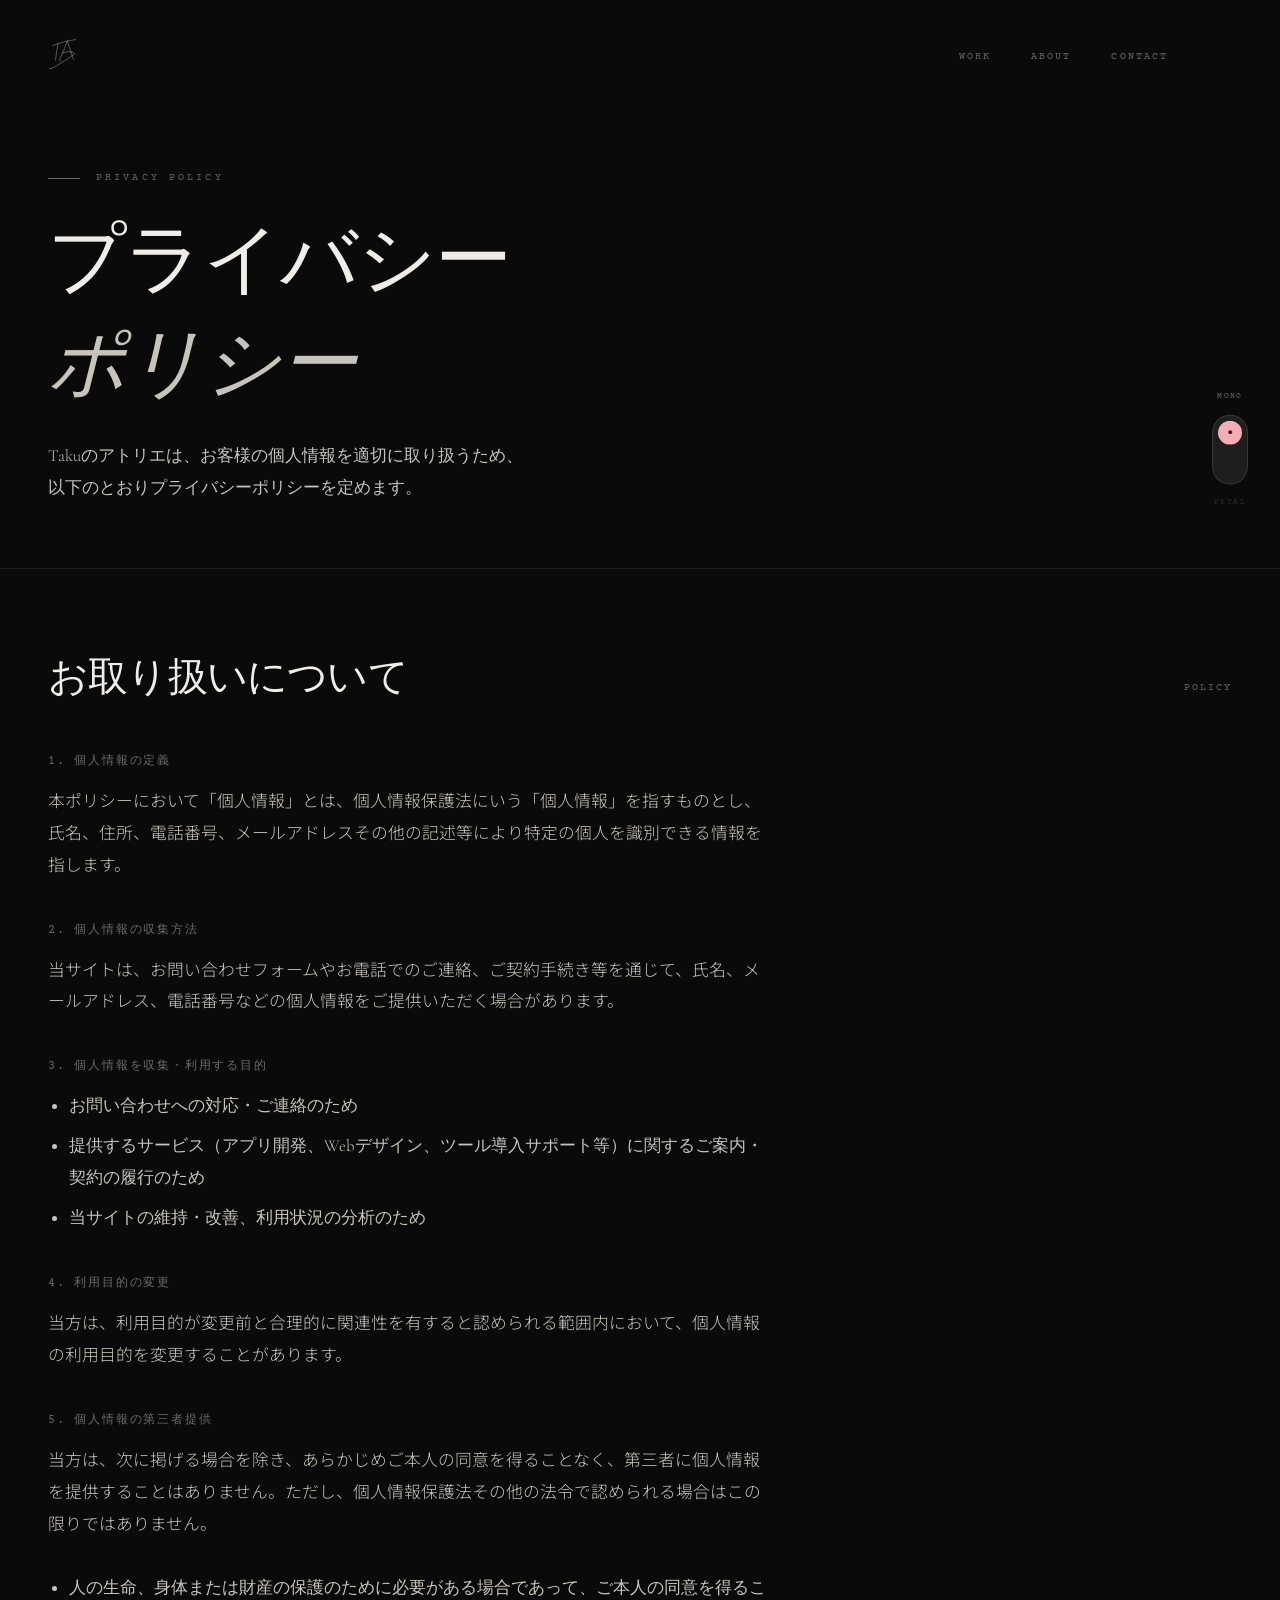
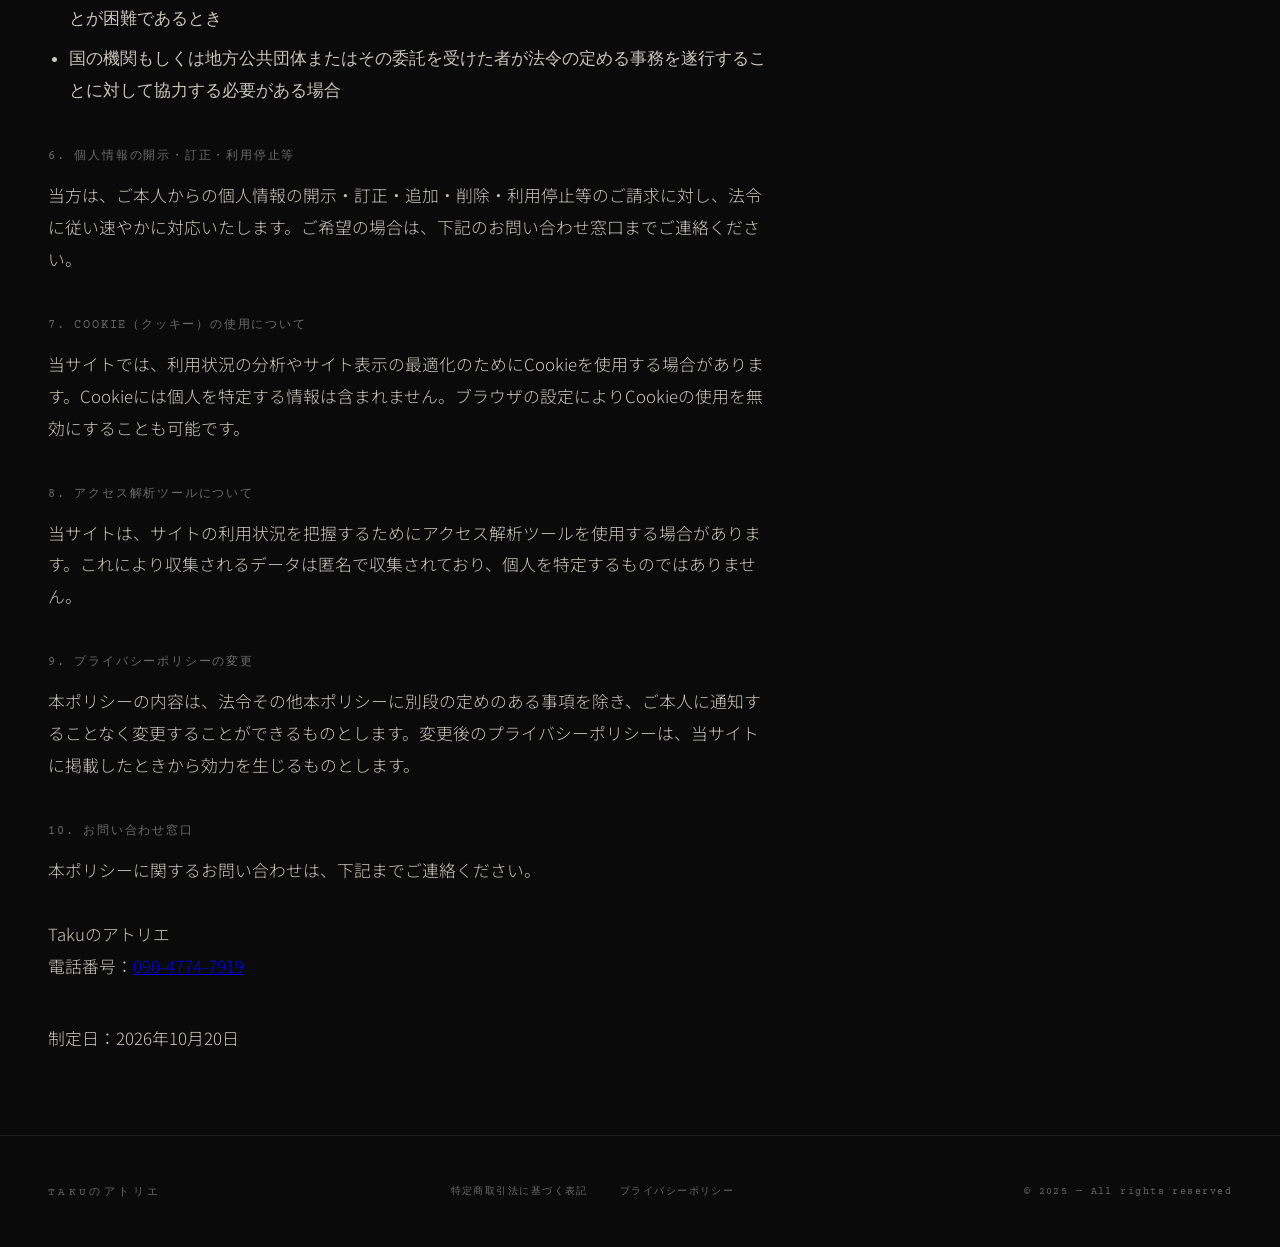
<file: static/privacy.html>
<!DOCTYPE html>
<html lang="ja" data-theme="mono">
<head>
<meta charset="UTF-8">
<meta name="viewport" content="width=device-width, initial-scale=1.0">
<title>プライバシーポリシー — Takuのアトリエ</title>
<link rel="icon" type="image/svg+xml" href="assets/taku_atelier_favicon.svg">
<link rel="stylesheet" href="common.css">
<style>
  @import url('https://fonts.googleapis.com/css2?family=Cormorant+Garamond:ital,wght@0,300;0,400;1,300&family=Courier+Prime:ital@0;1&family=Noto+Sans+JP:wght@400;500&display=swap');

  /* ── Policy content ── */
  .policy-content h3 {
    font-family: 'Courier Prime', monospace;
    font-size: 0.75rem;
    letter-spacing: 0.15em;
    text-transform: uppercase;
    font-weight: normal;
    color: var(--fg-mid);
    margin: 2.5rem 0 1rem;
    transition: color var(--dur) var(--ease);
  }

  .policy-content h3:first-child { margin-top: 0; }

  .policy-content ul {
    max-width: 720px;
    margin: 0 0 2rem 1.3rem;
    color: var(--fg-light);
    font-size: 1.05rem;
    line-height: 1.9;
    transition: color var(--dur) var(--ease);
  }

  .policy-content ul li { margin-bottom: 0.5rem; }
</style>
</head>
<body>

<!-- Theme Toggle -->
<div class="theme-toggle" id="themeToggle" title="テーマ切り替え">
  <div class="theme-badge" id="badgeTop">Mono</div>
  <div class="toggle-track" id="toggleTrack">
    <div class="toggle-pill" id="togglePill">●</div>
  </div>
  <div class="theme-badge" id="badgeBot">Petal</div>
</div>

<!-- Nav -->
<nav>
  <a href="index.html" class="nav-logo"><img src="assets/taku_atelier_favicon.svg" alt="Takuのアトリエ" class="nav-logo-img"></a>
  <ul class="nav-links">
    <li><a href="index.html#work">Work</a></li>
    <li><a href="about.html">About</a></li>
    <li><a href="contact.html">Contact</a></li>
  </ul>
</nav>

<!-- Page Hero -->
<section class="page-hero">
  <p class="page-eyebrow">Privacy Policy</p>
  <h1 class="page-title">プライバシー<br><em>ポリシー</em></h1>
  <p class="page-desc">Takuのアトリエは、お客様の個人情報を適切に取り扱うため、以下のとおりプライバシーポリシーを定めます。</p>
</section>

<!-- Policy -->
<section class="section">
  <div class="section-header">
    <h2 class="section-title">お取り扱いについて</h2>
    <span class="section-count">Policy</span>
  </div>
  <div class="profile-content policy-content">
    <h3>1. 個人情報の定義</h3>
    <p>本ポリシーにおいて「個人情報」とは、個人情報保護法にいう「個人情報」を指すものとし、氏名、住所、電話番号、メールアドレスその他の記述等により特定の個人を識別できる情報を指します。</p>

    <h3>2. 個人情報の収集方法</h3>
    <p>当サイトは、お問い合わせフォームやお電話でのご連絡、ご契約手続き等を通じて、氏名、メールアドレス、電話番号などの個人情報をご提供いただく場合があります。</p>

    <h3>3. 個人情報を収集・利用する目的</h3>
    <ul>
      <li>お問い合わせへの対応・ご連絡のため</li>
      <li>提供するサービス（アプリ開発、Webデザイン、ツール導入サポート等）に関するご案内・契約の履行のため</li>
      <li>当サイトの維持・改善、利用状況の分析のため</li>
    </ul>

    <h3>4. 利用目的の変更</h3>
    <p>当方は、利用目的が変更前と合理的に関連性を有すると認められる範囲内において、個人情報の利用目的を変更することがあります。</p>

    <h3>5. 個人情報の第三者提供</h3>
    <p>当方は、次に掲げる場合を除き、あらかじめご本人の同意を得ることなく、第三者に個人情報を提供することはありません。ただし、個人情報保護法その他の法令で認められる場合はこの限りではありません。</p>
    <ul>
      <li>人の生命、身体または財産の保護のために必要がある場合であって、ご本人の同意を得ることが困難であるとき</li>
      <li>国の機関もしくは地方公共団体またはその委託を受けた者が法令の定める事務を遂行することに対して協力する必要がある場合</li>
    </ul>

    <h3>6. 個人情報の開示・訂正・利用停止等</h3>
    <p>当方は、ご本人からの個人情報の開示・訂正・追加・削除・利用停止等のご請求に対し、法令に従い速やかに対応いたします。ご希望の場合は、下記のお問い合わせ窓口までご連絡ください。</p>

    <h3>7. Cookie（クッキー）の使用について</h3>
    <p>当サイトでは、利用状況の分析やサイト表示の最適化のためにCookieを使用する場合があります。Cookieには個人を特定する情報は含まれません。ブラウザの設定によりCookieの使用を無効にすることも可能です。</p>

    <h3>8. アクセス解析ツールについて</h3>
    <p>当サイトは、サイトの利用状況を把握するためにアクセス解析ツールを使用する場合があります。これにより収集されるデータは匿名で収集されており、個人を特定するものではありません。</p>

    <h3>9. プライバシーポリシーの変更</h3>
    <p>本ポリシーの内容は、法令その他本ポリシーに別段の定めのある事項を除き、ご本人に通知することなく変更することができるものとします。変更後のプライバシーポリシーは、当サイトに掲載したときから効力を生じるものとします。</p>

    <h3>10. お問い合わせ窓口</h3>
    <p>本ポリシーに関するお問い合わせは、下記までご連絡ください。</p>
    <p class="info-sans">Takuのアトリエ<br>電話番号：<a href="tel:09047747919">090-4774-7919</a></p>

    <p class="page-desc" style="margin-top:2.5rem;">制定日：2026年10月20日</p>
  </div>
</section>

<!-- Footer -->
<footer>
  <div class="footer-logo">Takuのアトリエ</div>
  <div class="footer-links">
    <a href="tokushoho.html">特定商取引法に基づく表記</a>
    <a href="privacy.html">プライバシーポリシー</a>
  </div>
  <div class="footer-copy">© 2025 — All rights reserved</div>
</footer>

<script>
  /* ── Theme Toggle (persisted via localStorage) ── */
  const html        = document.documentElement;
  const toggleTrack = document.getElementById('toggleTrack');
  const badgeTop    = document.getElementById('badgeTop');
  const badgeBot    = document.getElementById('badgeBot');

  let currentTheme = localStorage.getItem('atelier-theme') || 'mono';

  function setTheme(theme) {
    currentTheme = theme;
    html.setAttribute('data-theme', theme);
    badgeTop.style.opacity = theme === 'mono'  ? '1'   : '0.35';
    badgeBot.style.opacity = theme === 'petal' ? '1'   : '0.35';
    localStorage.setItem('atelier-theme', theme);
  }

  setTheme(currentTheme);

  toggleTrack.addEventListener('click', () => {
    setTheme(currentTheme === 'mono' ? 'petal' : 'mono');
  });
</script>
</body>
</html>
</file>
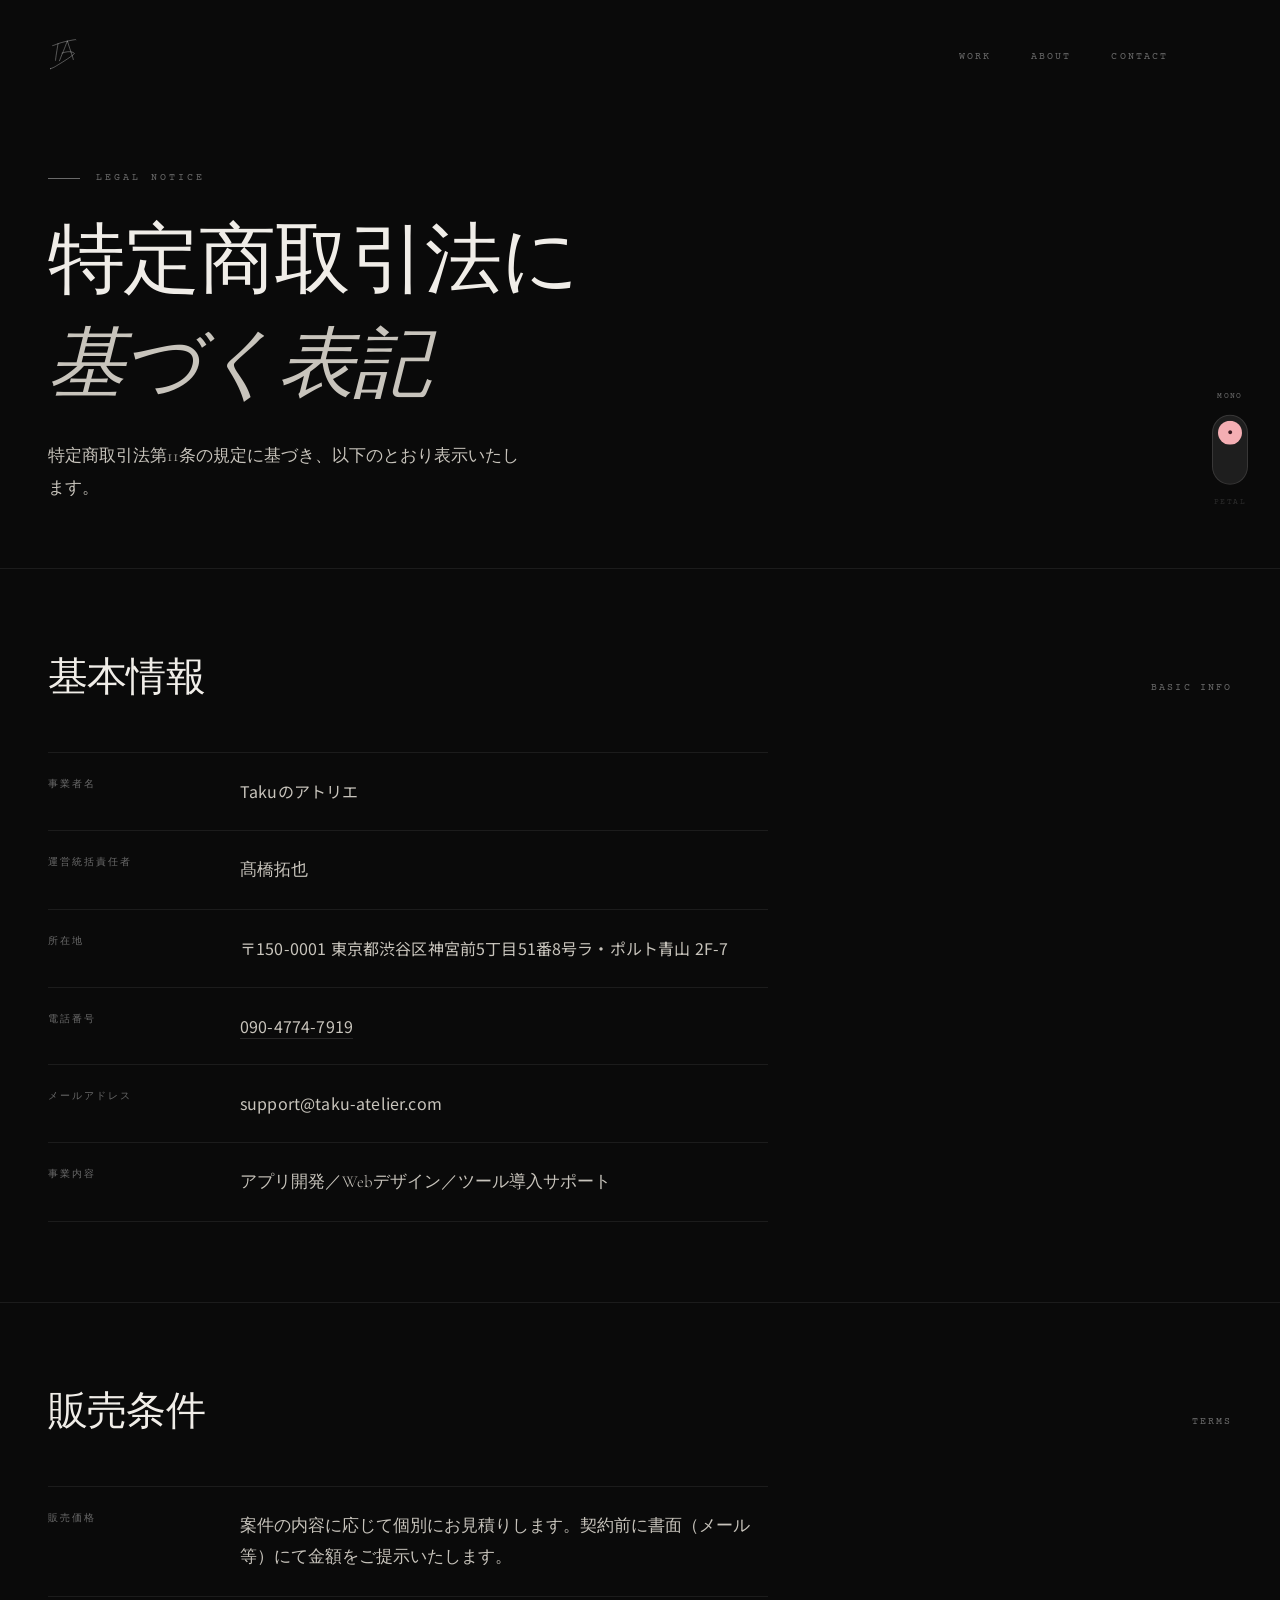
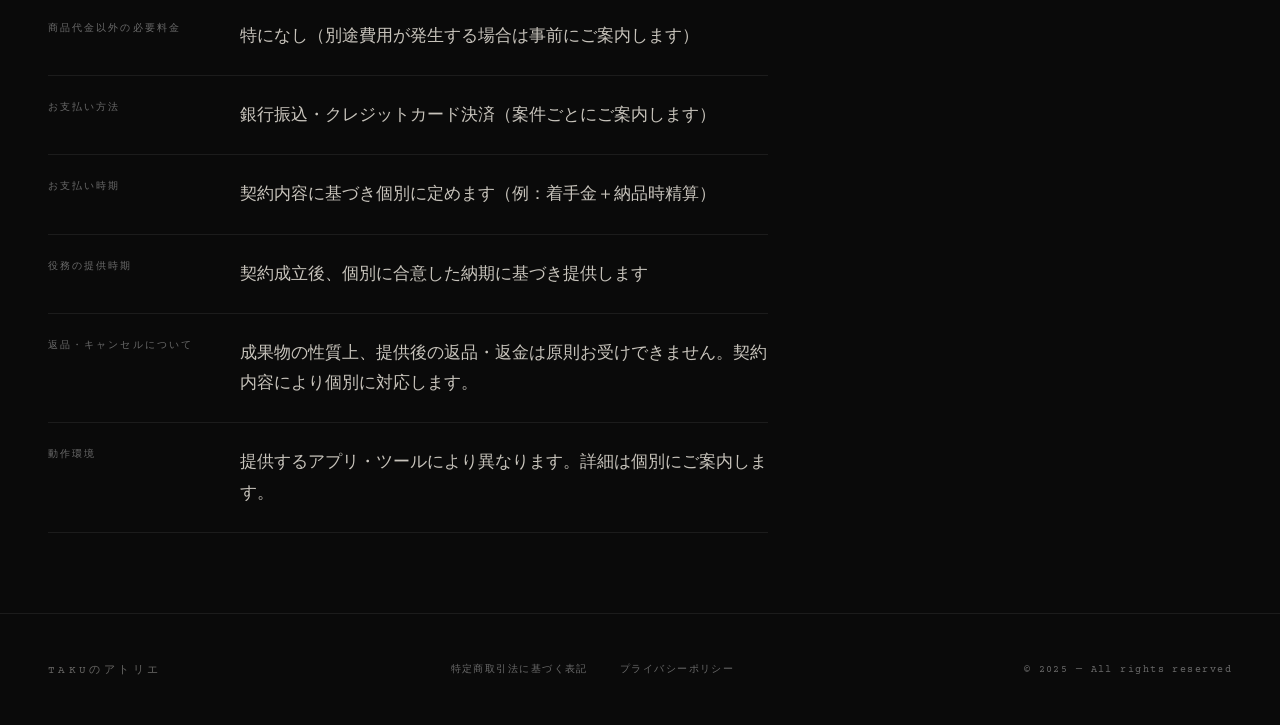
<file: static/tokushoho.html>
<!DOCTYPE html>
<html lang="ja" data-theme="mono">
<head>
<meta charset="UTF-8">
<meta name="viewport" content="width=device-width, initial-scale=1.0">
<title>特定商取引法に基づく表記 — Takuのアトリエ</title>
<link rel="icon" type="image/svg+xml" href="assets/taku_atelier_favicon.svg">
<link rel="stylesheet" href="common.css">
<style>
  @import url('https://fonts.googleapis.com/css2?family=Cormorant+Garamond:ital,wght@0,300;0,400;1,300&family=Courier+Prime:ital@0;1&family=Noto+Sans+JP:wght@400;500&display=swap');
</style>
</head>
<body>

<!-- Theme Toggle -->
<div class="theme-toggle" id="themeToggle" title="テーマ切り替え">
  <div class="theme-badge" id="badgeTop">Mono</div>
  <div class="toggle-track" id="toggleTrack">
    <div class="toggle-pill" id="togglePill">●</div>
  </div>
  <div class="theme-badge" id="badgeBot">Petal</div>
</div>

<!-- Nav -->
<nav>
  <a href="index.html" class="nav-logo"><img src="assets/taku_atelier_favicon.svg" alt="Takuのアトリエ" class="nav-logo-img"></a>
  <ul class="nav-links">
    <li><a href="index.html#work">Work</a></li>
    <li><a href="about.html">About</a></li>
    <li><a href="contact.html">Contact</a></li>
  </ul>
</nav>

<!-- Page Hero -->
<section class="page-hero">
  <p class="page-eyebrow">Legal Notice</p>
  <h1 class="page-title">特定商取引法に<br><em>基づく表記</em></h1>
  <p class="page-desc">特定商取引法第11条の規定に基づき、以下のとおり表示いたします。</p>
</section>

<!-- 基本情報 -->
<section class="section">
  <div class="section-header">
    <h2 class="section-title">基本情報</h2>
    <span class="section-count">Basic Info</span>
  </div>
  <dl class="info-list">
    <div class="info-row">
      <dt>事業者名</dt>
      <dd class="info-pending info-sans">Takuのアトリエ</dd>
    </div>
    <div class="info-row">
      <dt>運営統括責任者</dt>
      <dd class="info-pending">髙橋拓也</dd>
    </div>
    <div class="info-row">
      <dt>所在地</dt>
      <dd class="info-pending info-sans">〒150-0001 東京都渋谷区神宮前5丁目51番8号ラ・ポルト青山 2F-7</dd>
    </div>
    <div class="info-row">
      <dt>電話番号</dt>
      <dd class="info-sans"><a href="tel:09047747919">090-4774-7919</a></dd>
    </div>
    <div class="info-row">
      <dt>メールアドレス</dt>
      <dd class="info-pending info-sans">support@taku-atelier.com</dd>
    </div>
    <div class="info-row">
      <dt>事業内容</dt>
      <dd>アプリ開発／Webデザイン／ツール導入サポート</dd>
    </div>
  </dl>
</section>

<!-- 販売条件 -->
<section class="section">
  <div class="section-header">
    <h2 class="section-title">販売条件</h2>
    <span class="section-count">Terms</span>
  </div>
  <dl class="info-list">
    <div class="info-row">
      <dt>販売価格</dt>
      <dd class="info-pending">案件の内容に応じて個別にお見積りします。契約前に書面（メール等）にて金額をご提示いたします。</dd>
    </div>
    <div class="info-row">
      <dt>商品代金以外の必要料金</dt>
      <dd class="info-pending">特になし（別途費用が発生する場合は事前にご案内します）</dd>
    </div>
    <div class="info-row">
      <dt>お支払い方法</dt>
      <dd class="info-pending">銀行振込・クレジットカード決済（案件ごとにご案内します）</dd>
    </div>
    <div class="info-row">
      <dt>お支払い時期</dt>
      <dd class="info-pending">契約内容に基づき個別に定めます（例：着手金＋納品時精算）</dd>
    </div>
    <div class="info-row">
      <dt>役務の提供時期</dt>
      <dd class="info-pending">契約成立後、個別に合意した納期に基づき提供します</dd>
    </div>
    <div class="info-row">
      <dt>返品・キャンセルについて</dt>
      <dd class="info-pending">成果物の性質上、提供後の返品・返金は原則お受けできません。契約内容により個別に対応します。</dd>
    </div>
    <div class="info-row">
      <dt>動作環境</dt>
      <dd class="info-pending">提供するアプリ・ツールにより異なります。詳細は個別にご案内します。</dd>
    </div>
  </dl>
</section>

<!-- Footer -->
<footer>
  <div class="footer-logo">Takuのアトリエ</div>
  <div class="footer-links">
    <a href="tokushoho.html">特定商取引法に基づく表記</a>
    <a href="privacy.html">プライバシーポリシー</a>
  </div>
  <div class="footer-copy">© 2025 — All rights reserved</div>
</footer>

<script>
  /* ── Theme Toggle (persisted via localStorage) ── */
  const html        = document.documentElement;
  const toggleTrack = document.getElementById('toggleTrack');
  const badgeTop    = document.getElementById('badgeTop');
  const badgeBot    = document.getElementById('badgeBot');

  let currentTheme = localStorage.getItem('atelier-theme') || 'mono';

  function setTheme(theme) {
    currentTheme = theme;
    html.setAttribute('data-theme', theme);
    badgeTop.style.opacity = theme === 'mono'  ? '1'   : '0.35';
    badgeBot.style.opacity = theme === 'petal' ? '1'   : '0.35';
    localStorage.setItem('atelier-theme', theme);
  }

  setTheme(currentTheme);

  toggleTrack.addEventListener('click', () => {
    setTheme(currentTheme === 'mono' ? 'petal' : 'mono');
  });
</script>
</body>
</html>
</file>
<file: static/common.css>
/*
 * common.css — Shared chrome styles for Takuのアトリエ
 *
 * Used by index.html, about.html, contact.html, privacy.html, and
 * tokushoho.html. Covers: reset, theme tokens (Mono/Petal), base
 * typography, nav, theme toggle widget, page hero, generic section
 * layout, info list / business list / profile content components,
 * and footer.
 *
 * Each page keeps its own Google Fonts @import (font sets differ
 * slightly per page) and any page-specific layout in its own
 * <style> block, loaded after this stylesheet.
 */

*, *::before, *::after { box-sizing: border-box; margin: 0; padding: 0; }

/* ════════════════════════════════════
   THEME TOKENS
════════════════════════════════════ */
:root {
  --dur: 0.7s;
  --ease: cubic-bezier(0.16, 1, 0.3, 1);
}

/* — Mono (dark) — */
[data-theme="mono"] {
  --bg:        #0a0a0a;
  --bg-card:   #0f0f0f;
  --bg-hover:  #141414;
  --fg:        #f0ede8;
  --fg-mid:    #6a6a6a;
  --fg-light:  #c8c4bc;
  --border:    rgba(240,237,232,0.08);
  --border-md: rgba(240,237,232,0.12);
  --stroke:    rgba(240,237,232,0.04);
  --accent:    #f0ede8;
  --toggle-bg: #1e1e1e;
  --toggle-label: #888;
  --pill-bg: #f4aeb3;
  --pill-fg: #3a1820;
  --required:  #e2534d;
  --success:   #8fbf9f;
}

/* — Petal (pink) — */
[data-theme="petal"] {
  --bg:        #faf0f1;
  --bg-card:   #f7e8ea;
  --bg-hover:  #f0dde0;
  --fg:        #2a1215;
  --fg-mid:    #9e7a7e;
  --fg-light:  #6b4048;
  --border:    rgba(42,18,21,0.08);
  --border-md: rgba(42,18,21,0.14);
  --stroke:    rgba(244,174,179,0.25);
  --accent:    #c2687a;
  --toggle-bg: #f4aeb3;
  --toggle-label: #8b5058;
  --pill-bg: #2a1215;
  --pill-fg: #f4aeb3;
  --required:  #c23b3b;
  --success:   #4f8f68;
}

html { scroll-behavior: smooth; }

body {
  background: var(--bg);
  color: var(--fg);
  font-family: 'Cormorant Garamond', Georgia, serif;
  font-weight: 300;
  overflow-x: hidden;
  transition: background var(--dur) var(--ease), color var(--dur) var(--ease);
}

/* ── Nav ──
   Not fixed/position:fixed on purpose — a fixed nav kept overlapping
   page content (worst on narrow/mobile widths), so it now sits in
   normal document flow at the top of each page. */
nav {
  display: flex;
  justify-content: space-between;
  align-items: center;
  padding: 2rem 3rem;
}

.nav-logo {
  display: inline-flex;
  text-decoration: none;
}

.nav-logo-img {
  display: block;
  height: 2.75rem;
  width: auto;
  transition: filter var(--dur) var(--ease);
}

/* Favicon mark is drawn with a black stroke; invert it to read as
   light on the dark Mono theme background. */
[data-theme="mono"] .nav-logo-img {
  filter: invert(1);
}

.nav-links {
  display: flex;
  gap: 2.5rem;
  list-style: none;
  padding-right: 4rem; /* leave room for toggle */
}

.nav-links a {
  font-family: 'Courier Prime', monospace;
  font-size: 0.65rem;
  letter-spacing: 0.2em;
  text-transform: uppercase;
  color: var(--fg-mid);
  text-decoration: none;
  transition: color 0.3s;
  position: relative;
}

.nav-links a::after {
  content: '';
  position: absolute;
  bottom: -2px; left: 0;
  width: 0; height: 1px;
  background: var(--accent);
  transition: width 0.3s;
}

.nav-links a:hover { color: var(--fg); }
.nav-links a:hover::after { width: 100%; }
.nav-links a.active { color: var(--fg); }
.nav-links a.active::after { width: 100%; }

/* ── Theme Toggle ── */
.theme-toggle {
  position: fixed;
  top: 50%;
  right: 2rem;
  transform: translateY(-50%);
  z-index: 500;
  display: flex;
  flex-direction: column;
  align-items: center;
  gap: 0.75rem;
}

.toggle-track {
  width: 36px;
  height: 70px;
  background: var(--toggle-bg);
  border-radius: 18px;
  position: relative;
  cursor: pointer;
  border: 1px solid var(--border-md);
  transition: background var(--dur) var(--ease), border-color var(--dur) var(--ease);
  overflow: hidden;
}

.toggle-pill {
  position: absolute;
  width: 24px;
  height: 24px;
  border-radius: 50%;
  background: var(--pill-bg);
  left: 5px;
  top: 5px;
  display: flex;
  align-items: center;
  justify-content: center;
  font-size: 9px;
  color: var(--pill-fg);
  font-family: 'Courier Prime', monospace;
  font-weight: bold;
  letter-spacing: -0.05em;
  transition: transform var(--dur) var(--ease), background var(--dur) var(--ease), color var(--dur) var(--ease);
}

[data-theme="petal"] .toggle-pill {
  transform: translateY(36px);
}

.theme-badge {
  font-family: 'Courier Prime', monospace;
  font-size: 0.48rem;
  letter-spacing: 0.18em;
  text-transform: uppercase;
  color: var(--fg-mid);
  text-align: center;
  transition: color var(--dur) var(--ease);
  line-height: 1.6;
}

/* ── Page Header ── */
.page-hero {
  /* Top padding no longer needs to clear a fixed nav, so it matches
     the bottom padding now that nav sits in normal flow. */
  padding: 4rem 3rem;
  border-bottom: 1px solid var(--border);
  transition: border-color var(--dur) var(--ease);
}

.page-eyebrow {
  font-family: 'Courier Prime', monospace;
  font-size: 0.65rem;
  letter-spacing: 0.3em;
  text-transform: uppercase;
  color: var(--fg-mid);
  margin-bottom: 1.5rem;
  display: flex;
  align-items: center;
  gap: 1rem;
  transition: color var(--dur) var(--ease);
}

.page-eyebrow::before {
  content: '';
  display: inline-block;
  width: 2rem;
  height: 1px;
  background: var(--fg-mid);
  transition: background var(--dur) var(--ease);
}

.page-title {
  font-size: clamp(2.8rem, 6vw, 5rem);
  font-weight: 300;
  letter-spacing: -0.02em;
  margin-bottom: 1.5rem;
}

.page-title em {
  font-style: italic;
  color: var(--fg-light);
  transition: color var(--dur) var(--ease);
}

.page-desc {
  max-width: 480px;
  font-size: 1.05rem;
  line-height: 1.9;
  color: var(--fg-light);
  transition: color var(--dur) var(--ease);
}

/* ── Section ── */
.section {
  padding: 5rem 3rem;
  border-bottom: 1px solid var(--border);
  transition: border-color var(--dur) var(--ease);
}

.section-header {
  display: flex;
  justify-content: space-between;
  align-items: baseline;
  margin-bottom: 3rem;
}

.section-title {
  font-size: clamp(1.8rem, 3.5vw, 2.5rem);
  font-weight: 300;
  letter-spacing: -0.02em;
}

.section-count {
  font-family: 'Courier Prime', monospace;
  font-size: 0.65rem;
  letter-spacing: 0.2em;
  color: var(--fg-mid);
  text-transform: uppercase;
  transition: color var(--dur) var(--ease);
}

/* ── Basic info list ── */
.info-list {
  max-width: 720px;
  border-top: 1px solid var(--border);
  transition: border-color var(--dur) var(--ease);
}

.info-row {
  display: grid;
  grid-template-columns: 160px 1fr;
  gap: 2rem;
  padding: 1.5rem 0;
  border-bottom: 1px solid var(--border);
  transition: border-color var(--dur) var(--ease);
}

.info-row dt {
  font-family: 'Courier Prime', monospace;
  font-size: 0.65rem;
  letter-spacing: 0.2em;
  text-transform: uppercase;
  color: var(--fg-mid);
  transition: color var(--dur) var(--ease);
}

.info-row dd {
  font-size: 1.05rem;
  line-height: 1.8;
  color: var(--fg-light);
  transition: color var(--dur) var(--ease);
}

.info-row dd.info-sans {
  font-family: 'Noto Sans JP', 'Helvetica Neue', Arial, sans-serif;
  font-weight: 400;
  font-size: 1rem;
  letter-spacing: 0.01em;
}

.info-row dd a {
  color: inherit;
  text-decoration: none;
  border-bottom: 1px solid var(--border-md);
}

.info-pending {
  color: var(--fg-mid);
}

/* ── Business list ── */
.business-list {
  list-style: none;
  max-width: 720px;
}

.business-list li {
  font-size: 1.2rem;
  line-height: 1.9;
  padding: 1.2rem 0;
  border-bottom: 1px solid var(--border);
  display: flex;
  align-items: baseline;
  gap: 1.5rem;
  color: var(--fg-light);
  transition: border-color var(--dur) var(--ease), color var(--dur) var(--ease);
}

.business-list li::before {
  content: '';
  font-family: 'Courier Prime', monospace;
  counter-increment: biz;
  font-size: 0.65rem;
  color: var(--fg-mid);
  letter-spacing: 0.1em;
}

.business-list { counter-reset: biz; }
.business-list li::before { content: counter(biz, decimal-leading-zero); }

/* ── Profile ── */
.profile-content {
  max-width: 720px;
}

.profile-content p {
  font-size: 1.05rem;
  font-family: 'Noto Sans JP', 'Helvetica Neue', Arial, sans-serif;
  line-height: 1.9;
  color: var(--fg-light);
  margin-bottom: 2rem;
  transition: color var(--dur) var(--ease);
}

.profile-content p:last-child { margin-bottom: 0; }

.profile-content strong {
  font-family: 'Courier Prime', monospace;
  font-size: 0.65rem;
  letter-spacing: 0.2em;
  text-transform: uppercase;
  font-weight: normal;
  color: var(--fg-mid);
  display: block;
  margin-bottom: 0.75rem;
}

/* ── Footer ── */
footer {
  padding: 3rem;
  display: flex;
  flex-wrap: wrap;
  justify-content: space-between;
  align-items: center;
  gap: 1rem 2rem;
}

.footer-logo {
  font-family: 'Courier Prime', monospace;
  font-size: 0.7rem;
  letter-spacing: 0.3em;
  text-transform: uppercase;
  opacity: 0.4;
}

.footer-links {
  display: flex;
  flex-wrap: wrap;
  gap: 0.75rem 2rem;
}

.footer-links a {
  font-family: 'Courier Prime', monospace;
  font-size: 0.6rem;
  letter-spacing: 0.15em;
  text-transform: uppercase;
  color: var(--fg-mid);
  text-decoration: none;
  transition: color 0.3s;
}

.footer-links a:hover { color: var(--fg); }

.footer-copy {
  font-family: 'Courier Prime', monospace;
  font-size: 0.6rem;
  letter-spacing: 0.15em;
  color: var(--fg-mid);
  transition: color var(--dur) var(--ease);
}
</file>
